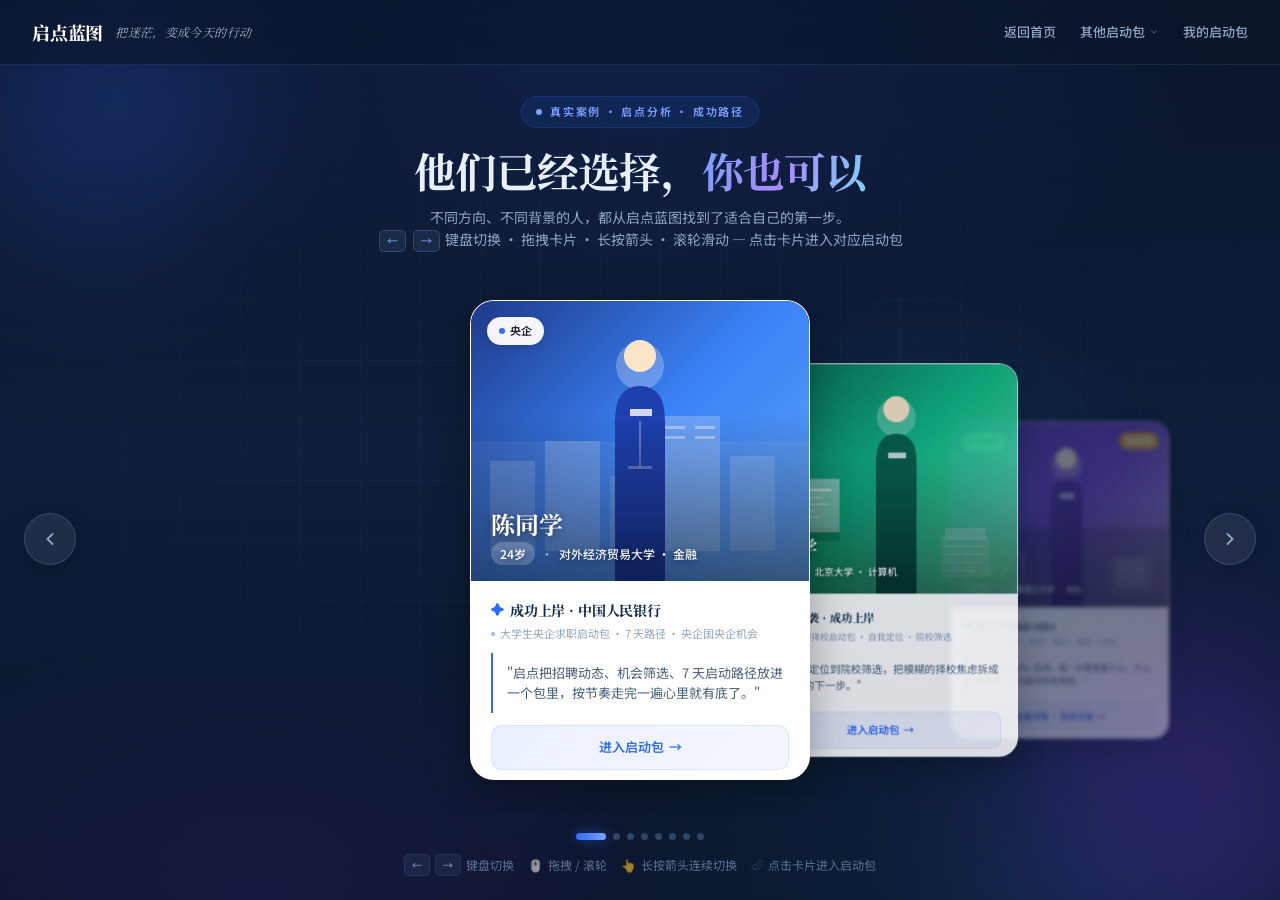
<file: anli.html>
<!DOCTYPE html>
<html lang="zh-CN" data-theme="light">
<head>
<meta charset="UTF-8">
<meta name="viewport" content="width=device-width,initial-scale=1.0">
<title>真实案例 · 启点蓝图</title>
<meta name="description" content="不同方向、不同背景的人，都从启点蓝图找到了适合自己的第一步。">
<link rel="preconnect" href="https://fonts.googleapis.com">
<link rel="preconnect" href="https://fonts.gstatic.com" crossorigin>
<link href="https://fonts.googleapis.com/css2?family=Noto+Serif+SC:wght@400;700;900&family=Noto+Sans+SC:wght@300;400;500;600;700;900&display=swap" rel="stylesheet">
<style>
:root{
  --brand-dark:#0B2A4A;--brand:#2F6BFF;--brand-mid:#4A82FF;--brand-light:#7BA1FF;
  --brand-soft:#EBF0FF;--brand-fade:#F3F7FF;--brand-mist:#F8FAFF;
  --bg:#0a1428;--bg-soft:#0f1e3a;--bg-card:#ffffff;
  --text:#e8f0ff;--text-secondary:#8ea5c4;--text-tertiary:#5a7090;
  --border:rgba(126,179,232,0.12);--border-strong:rgba(126,179,232,0.22);
  --shadow-md:0 8px 30px rgba(0,0,0,0.3);--shadow-lg:0 20px 60px rgba(0,0,0,0.4);
  --serif:"Noto Serif SC","Source Han Serif SC",serif;
  --sans:"Noto Sans SC",-apple-system,BlinkMacSystemFont,"Segoe UI","PingFang SC","Microsoft YaHei",sans-serif;
}
*{margin:0;padding:0;box-sizing:border-box}
html,body{height:100%;overflow:hidden}
body{font-family:var(--sans);background:var(--bg);color:var(--text);line-height:1.6;-webkit-font-smoothing:antialiased}
a{color:inherit;text-decoration:none}
button{font-family:inherit;cursor:pointer;border:none;background:none;color:inherit}

/* ═══ 背景：深空渐变 + 光晕 + 网格 ═══ */
.bg-layer{position:fixed;inset:0;z-index:0;pointer-events:none;overflow:hidden}
.bg-grad{position:absolute;inset:0;background:
  radial-gradient(ellipse 80% 60% at 50% 0%,rgba(47,107,255,0.15) 0%,transparent 60%),
  radial-gradient(ellipse 60% 50% at 20% 100%,rgba(124,58,237,0.12) 0%,transparent 60%),
  radial-gradient(ellipse 60% 50% at 80% 100%,rgba(14,165,233,0.10) 0%,transparent 60%),
  linear-gradient(180deg,#0a1428 0%,#0f1e3a 50%,#0a1428 100%)}
.bg-grid{position:absolute;inset:0;background-image:
  linear-gradient(rgba(126,179,232,0.04) 1px,transparent 1px),
  linear-gradient(90deg,rgba(126,179,232,0.04) 1px,transparent 1px);
  background-size:60px 60px;mask-image:radial-gradient(ellipse 70% 60% at 50% 50%,#000 30%,transparent 80%);-webkit-mask-image:radial-gradient(ellipse 70% 60% at 50% 50%,#000 30%,transparent 80%)}
.bg-orb{position:absolute;border-radius:50%;filter:blur(80px);opacity:.4;animation:float 12s ease-in-out infinite}
.bg-orb.o1{width:400px;height:400px;background:radial-gradient(circle,#2F6BFF,transparent 70%);top:-100px;left:-100px;animation-delay:0s}
.bg-orb.o2{width:500px;height:500px;background:radial-gradient(circle,#7c3aed,transparent 70%);bottom:-150px;right:-150px;animation-delay:-4s}
.bg-orb.o3{width:300px;height:300px;background:radial-gradient(circle,#0ea5e9,transparent 70%);top:40%;left:60%;animation-delay:-8s}
@keyframes float{0%,100%{transform:translate(0,0) scale(1)}33%{transform:translate(30px,-30px) scale(1.05)}66%{transform:translate(-20px,20px) scale(0.95)}}

/* ═══ 导航 ═══ */
.nav{position:fixed;top:0;left:0;right:0;z-index:100;background:rgba(10,20,40,0.6);backdrop-filter:blur(20px);-webkit-backdrop-filter:blur(20px);border-bottom:1px solid var(--border)}
.nav-inner{max-width:1400px;margin:0 auto;padding:0 32px;display:flex;align-items:center;justify-content:space-between;height:64px;gap:20px}
.nav-brand{display:flex;align-items:center;gap:10px;font-weight:600;font-size:15px;color:var(--text);flex-shrink:0}
.nav-brand img{width:30px;height:30px;border-radius:7px}
.nav-brand span{font-family:var(--serif)}
.nav-group{display:flex;align-items:center;gap:24px}
.nav-item{font-size:13px;font-weight:500;color:var(--text-secondary);transition:color .2s ease;cursor:pointer;white-space:nowrap}
.nav-item:hover,.nav-item.current{color:var(--brand-light)}
.nav-dropdown{position:relative;display:inline-flex}
.nav-dropdown-btn{display:inline-flex;align-items:center;gap:4px;font-size:13px;font-weight:500;color:var(--text-secondary);cursor:pointer;transition:color .2s ease;border:none;background:none;font-family:inherit;padding:0}
.nav-dropdown-btn:hover{color:var(--brand-light)}
.nav-dropdown-btn svg{opacity:.5;transition:transform .2s ease}
.nav-dropdown.open .nav-dropdown-btn svg{transform:rotate(180deg)}
.nav-dropdown-menu{position:absolute;top:calc(100% + 10px);right:0;min-width:280px;background:rgba(15,30,58,0.95);backdrop-filter:blur(20px);border:1px solid var(--border-strong);border-radius:14px;padding:6px;box-shadow:var(--shadow-lg);opacity:0;pointer-events:none;transform:translateY(-6px) scale(.97);transition:all .2s cubic-bezier(.16,1,.3,1);z-index:1000}
.nav-dropdown.open .nav-dropdown-menu{opacity:1;pointer-events:auto;transform:translateY(0) scale(1)}
.nav-dropdown-item{display:flex;align-items:flex-start;gap:10px;padding:10px 12px;border-radius:10px;cursor:pointer;transition:all .15s ease;color:var(--text)}
.nav-dropdown-item:hover{background:rgba(126,179,232,0.08)}
.nav-dropdown-icon{width:32px;height:32px;border-radius:8px;display:flex;align-items:center;justify-content:center;font-size:16px;flex-shrink:0;color:#fff}
.nav-dropdown-name{font-size:12px;font-weight:600;color:var(--text);display:flex;align-items:center;gap:6px}
.nav-dropdown-tag{font-size:9px;padding:1px 6px;border-radius:100px;font-weight:600}
.nav-dropdown-tag.sale{background:rgba(47,107,255,.18);color:var(--brand-light)}
.nav-dropdown-tag.wip{background:rgba(245,158,11,.18);color:#fbbf24}
.nav-dropdown-desc{font-size:10px;color:var(--text-tertiary);margin-top:1px;line-height:1.4}

/* ═══ 主容器：整屏 ═══ */
.main{position:relative;z-index:1;height:100vh;display:flex;flex-direction:column;padding-top:64px}

/* ═══ 标题区 ═══ */
.header{text-align:center;padding:32px 28px 12px;flex-shrink:0}
.header .eyebrow{display:inline-flex;align-items:center;gap:8px;font-size:11px;font-weight:600;letter-spacing:0.16em;color:var(--brand-light);background:rgba(47,107,255,0.1);border:1px solid rgba(47,107,255,0.2);padding:6px 14px;border-radius:100px;margin-bottom:18px}
.header .eyebrow .pulse{width:6px;height:6px;border-radius:50%;background:var(--brand-light);box-shadow:0 0 0 0 rgba(126,179,232,0.6);animation:pulse 2s infinite}
@keyframes pulse{0%{box-shadow:0 0 0 0 rgba(126,179,232,0.6)}70%{box-shadow:0 0 0 8px rgba(126,179,232,0)}100%{box-shadow:0 0 0 0 rgba(126,179,232,0)}}
.header h1{font-family:var(--serif);font-size:clamp(1.8rem,3.5vw,2.6rem);font-weight:700;letter-spacing:-0.02em;line-height:1.2;margin-bottom:10px}
.header h1 em{font-style:normal;background:linear-gradient(120deg,var(--brand-light) 0%,#a78bfa 50%,#7dd3fc 100%);-webkit-background-clip:text;background-clip:text;color:transparent}
.header .sub{font-size:14px;color:var(--text-secondary);line-height:1.6;max-width:680px;margin:0 auto}
.header .sub kbd{display:inline-block;padding:1px 7px;border-radius:5px;background:rgba(126,179,232,0.1);border:1px solid var(--border-strong);font-size:11px;font-family:var(--sans);color:var(--brand-light);margin:0 2px}

/* ═══ 舞台：卡片堆叠区 ═══ */
.stage{flex:1;position:relative;display:flex;align-items:center;justify-content:center;overflow:hidden;cursor:grab;user-select:none;-webkit-user-select:none;touch-action:pan-y}
.stage.dragging{cursor:grabbing}
.stage.dragging .card{transition:transform .2s cubic-bezier(.16,1,.3,1),opacity .2s ease,filter .2s ease !important}

.track{position:relative;width:100%;height:100%;display:flex;align-items:center;justify-content:center}

/* 左右箭头 */
.nav-arrow{position:absolute;top:50%;transform:translateY(-50%);z-index:30;width:52px;height:52px;border-radius:50%;background:rgba(255,255,255,0.08);backdrop-filter:blur(12px);border:1px solid var(--border-strong);display:flex;align-items:center;justify-content:center;color:var(--text-secondary);box-shadow:0 4px 20px rgba(0,0,0,0.2);transition:all .25s ease;flex-shrink:0}
.nav-arrow:hover{background:var(--brand);color:#fff;border-color:var(--brand);transform:translateY(-50%) scale(1.08);box-shadow:0 8px 28px rgba(47,107,255,0.4)}
.nav-arrow:active{transform:translateY(-50%) scale(0.94)}
.nav-arrow svg{width:20px;height:20px}
.nav-arrow.prev{left:24px}
.nav-arrow.next{right:24px}
.nav-arrow.hint::after{content:'';position:absolute;inset:-4px;border-radius:50%;border:2px solid var(--brand-light);opacity:0;animation:hintRing 2s ease-out infinite}
@keyframes hintRing{0%{opacity:.6;transform:scale(1)}100%{opacity:0;transform:scale(1.4)}}

/* 卡片 */
.card{position:absolute;left:50%;top:0;transform:translateX(-50%);width:340px;height:480px;border-radius:24px;overflow:hidden;background:var(--bg-card);box-shadow:0 12px 40px rgba(0,0,0,0.3);cursor:pointer;transition:transform .6s cubic-bezier(.16,1,.3,1),opacity .6s cubic-bezier(.16,1,.3,1),filter .6s cubic-bezier(.16,1,.3,1),box-shadow .35s ease;will-change:transform,opacity;display:flex;flex-direction:column;border:1px solid rgba(255,255,255,0.08);transform-origin:center center}
.card.clickable:hover{box-shadow:0 24px 60px rgba(0,0,0,0.45),0 0 0 1px rgba(126,179,232,0.3)}
.card .portrait{position:relative;width:100%;height:280px;overflow:hidden;flex-shrink:0}
.card .portrait::before{content:'';position:absolute;inset:0;background:linear-gradient(180deg,transparent 40%,rgba(0,0,0,0.5) 100%);z-index:2}
.card .portrait-svg{position:absolute;inset:0;width:100%;height:100%}
.card .portrait-svg svg{width:100%;height:100%;display:block}
.card .name-tag{position:absolute;left:20px;right:20px;bottom:16px;z-index:3;color:#fff;text-shadow:0 2px 8px rgba(0,0,0,0.5)}
.card .name-tag .nm{font-family:var(--serif);font-size:24px;font-weight:700;line-height:1.1;letter-spacing:-0.01em}
.card .name-tag .meta{font-size:12px;font-weight:500;opacity:.95;margin-top:4px;display:flex;align-items:center;gap:6px;flex-wrap:wrap}
.card .name-tag .meta .age{background:rgba(255,255,255,0.22);padding:2px 9px;border-radius:100px;backdrop-filter:blur(8px);font-weight:600}
.card .name-tag .meta .dot{opacity:.5}
.card .tag{position:absolute;top:16px;left:16px;z-index:4;background:rgba(255,255,255,0.95);color:#1a1a2e;font-size:11px;font-weight:600;padding:5px 12px;border-radius:100px;display:flex;align-items:center;gap:5px;box-shadow:0 2px 10px rgba(0,0,0,0.15)}
.card .tag .tg{width:6px;height:6px;border-radius:50%}
.card .soon-badge{position:absolute;top:16px;right:16px;z-index:4;background:linear-gradient(135deg,#f59e0b,#fbbf24);color:#fff;font-size:10px;font-weight:700;padding:4px 10px;border-radius:100px;box-shadow:0 2px 10px rgba(245,158,11,0.4)}
.card .body{flex:1;padding:18px 20px 18px;display:flex;flex-direction:column;justify-content:space-between;background:#fff}
.card .achievement{font-family:var(--serif);font-size:14px;font-weight:700;color:#0B2A4A;margin-bottom:4px;letter-spacing:-0.01em;display:flex;align-items:center;gap:6px}
.card .achievement::before{content:'✦';color:var(--brand);font-size:13px}
.card .pack-name{font-size:11px;color:#8FA6BD;margin-bottom:10px;display:flex;align-items:center;gap:5px}
.card .pack-name::before{content:'';width:4px;height:4px;border-radius:50%;background:var(--brand);opacity:.5}
.card .quote{font-size:13px;line-height:1.55;color:#45607A;position:relative;padding:10px 0 10px 14px;border-left:2px solid var(--brand);margin-bottom:12px;flex:1;display:-webkit-box;-webkit-line-clamp:3;-webkit-box-orient:vertical;overflow:hidden}
.card .cta{display:inline-flex;align-items:center;justify-content:center;gap:5px;width:100%;padding:11px 0;border-radius:11px;background:linear-gradient(135deg,#EBF0FF,#F3F7FF);color:var(--brand);font-size:13px;font-weight:600;transition:all .25s ease;border:1px solid rgba(47,107,255,0.1)}
.card:hover .cta{background:linear-gradient(135deg,var(--brand),var(--brand-mid));color:#fff;border-color:transparent;box-shadow:0 6px 20px rgba(47,107,255,0.3)}
.card .cta .arr{transition:transform .2s ease}
.card:hover .cta .arr{transform:translateX(3px)}

/* 卡片主题色 */
.card.theme-blue .portrait{background:linear-gradient(135deg,#1e3a8a 0%,#3b82f6 50%,#60a5fa 100%)}
.card.theme-emerald .portrait{background:linear-gradient(135deg,#065f46 0%,#10b981 50%,#6ee7b7 100%)}
.card.theme-purple .portrait{background:linear-gradient(135deg,#5b21b6 0%,#7c3aed 50%,#c4b5fd 100%)}
.card.theme-rose .portrait{background:linear-gradient(135deg,#9f1239 0%,#e11d48 50%,#fda4af 100%)}
.card.theme-amber .portrait{background:linear-gradient(135deg,#92400e 0%,#f59e0b 50%,#fcd34d 100%)}
.card.theme-indigo .portrait{background:linear-gradient(135deg,#312e81 0%,#4f46e5 50%,#a5b4fc 100%)}
.card.theme-teal .portrait{background:linear-gradient(135deg,#115e59 0%,#14b8a6 50%,#5eead4 100%)}
.card.theme-slate .portrait{background:linear-gradient(135deg,#1e293b 0%,#475569 50%,#cbd5e1 100%)}

/* ═══ 底部控制区 ═══ */
.controls{flex-shrink:0;padding:18px 28px 24px;display:flex;flex-direction:column;align-items:center;gap:14px}
.dots{display:flex;align-items:center;justify-content:center;gap:7px}
.dots .dot{width:7px;height:7px;border-radius:50%;background:rgba(126,179,232,0.3);cursor:pointer;transition:all .35s cubic-bezier(.16,1,.3,1)}
.dots .dot:hover{background:rgba(126,179,232,0.6)}
.dots .dot.active{width:30px;border-radius:100px;background:linear-gradient(90deg,var(--brand),var(--brand-light));box-shadow:0 0 12px rgba(47,107,255,0.5)}
.hint-bar{font-size:12px;color:var(--text-tertiary);display:flex;align-items:center;gap:14px;flex-wrap:wrap;justify-content:center}
.hint-bar .h-item{display:flex;align-items:center;gap:5px}
.hint-bar .h-item kbd{display:inline-block;padding:2px 7px;border-radius:5px;background:rgba(126,179,232,0.08);border:1px solid var(--border);font-size:10px;font-family:var(--sans);color:var(--text-secondary)}
.hint-bar .h-item .ico{opacity:.6}

/* ═══ Toast ═══ */
.toast{position:fixed;bottom:30px;left:50%;transform:translateX(-50%) translateY(20px);background:rgba(15,30,58,0.95);backdrop-filter:blur(12px);color:#fff;padding:12px 24px;border-radius:100px;font-size:13px;font-weight:500;border:1px solid var(--border-strong);box-shadow:var(--shadow-lg);opacity:0;pointer-events:none;transition:all .3s cubic-bezier(.16,1,.3,1);z-index:200}
.toast.show{opacity:1;transform:translateX(-50%) translateY(0)}

/* ═══ 响应式 ═══ */
@media (max-width:900px){
  .nav-arrow{width:44px;height:44px}
  .nav-arrow.prev{left:12px}
  .nav-arrow.next{right:12px}
  .card{width:300px;height:440px}
  .card .portrait{height:240px}
  .card .name-tag .nm{font-size:20px}
  .header{padding:20px 20px 8px}
}
@media (max-width:640px){
  .nav-inner{padding:0 16px;height:56px}
  .nav-brand span{display:none}
  .nav-group{gap:14px}
  .main{padding-top:56px}
  .card{width:260px;height:420px}
  .card .portrait{height:210px}
  .card .body{padding:14px 16px}
  .card .name-tag .nm{font-size:18px}
  .card .name-tag .meta{font-size:11px}
  .header h1{font-size:1.5rem}
  .header .sub{font-size:12px}
  .nav-arrow{width:38px;height:38px}
  .nav-arrow.prev{left:8px}
  .nav-arrow.next{right:8px}
  .hint-bar{font-size:11px;gap:10px}
  .hint-bar .h-item span:not(.ico):not(kbd){display:none}
}
</style>
<script src="https://beacon.cdn.qq.com/sdk/4.5.9/beacon_web.min.js"></script>
<script>
(function(){
  try{
    var beacon=new BeaconAction({
      appkey:'0WEB06U85YBSLJNL',
      versionCode:'1.0.0',
      channelID:'share',
      delay:1000,
      sessionDuration:30*60*1000,
      isOversea:false,
      needReportRqdEvent:false
    });
    beacon.onDirectUserAction('preview_page_view',{
      'url':location.href,
      'referrer':document.referrer,
      'title':document.title,
      'sandbox_id':'bb320abbd7e444729e0451e3ef00ce0b'
    });
  }catch(e){}
})();
</script></head>
<body>

<!-- 背景层 -->
<div class="bg-layer">
  <div class="bg-grad"></div>
  <div class="bg-grid"></div>
  <div class="bg-orb o1"></div>
  <div class="bg-orb o2"></div>
  <div class="bg-orb o3"></div>
</div>

<!-- 导航 -->
<nav class="nav">
  <div class="nav-inner">
    <a href="index.html" class="nav-brand" style="text-decoration:none">
      <span style="font-weight:800;color:#fff;font-family:var(--serif);font-size:18px;letter-spacing:-.01em">启点蓝图</span>
      <span style="font-size:12px;font-weight:400;font-family:'KaiTi','STKaiti','Noto Serif SC',serif;font-style:italic;letter-spacing:.03em;opacity:.7;margin-left:2px">把迷茫，变成今天的行动</span>
    </a>
    <div class="nav-group">
      <a href="index.html" class="nav-item">返回首页</a>
      <div class="nav-dropdown" id="otherPkg">
        <button class="nav-dropdown-btn" onclick="toggleDropdown(event)">其他启动包 <svg width="10" height="10" viewBox="0 0 24 24" fill="none" stroke="currentColor" stroke-width="2.5" stroke-linecap="round" stroke-linejoin="round"><polyline points="6 9 12 15 18 9"/></svg></button>
        <div class="nav-dropdown-menu" id="otherPkgMenu">
          <a href="zhaopin.html" class="nav-dropdown-item">
            <div class="nav-dropdown-icon" style="background:linear-gradient(135deg,#E87524,#f59e0b)">🏢</div>
            <div><div class="nav-dropdown-name">央企求职启动包 <span class="nav-dropdown-tag sale">可售</span></div><div class="nav-dropdown-desc">7 天完成首批投递</div></div>
          </a>
          <a href="kaoyan.html" class="nav-dropdown-item">
            <div class="nav-dropdown-icon" style="background:linear-gradient(135deg,#1F5A45,#34d399)">🎓</div>
            <div><div class="nav-dropdown-name">考研择校启动包 <span class="nav-dropdown-tag wip">内测中</span></div><div class="nav-dropdown-desc">五阶段择校决策路径</div></div>
          </a>
          <a href="chuangye.html" class="nav-dropdown-item">
            <div class="nav-dropdown-icon" style="background:linear-gradient(135deg,#5b21b6,#a78bfa)">🚀</div>
            <div><div class="nav-dropdown-name">创业者启动包 <span class="nav-dropdown-tag soon">规划中</span></div><div class="nav-dropdown-desc">为互联网创业者打造</div></div>
          </a>
        </div>
      </div>
      <a href="index.html?ws=1" class="nav-item">我的启动包</a>
    </div>
  </div>
</nav>

<!-- 主容器 -->
<div class="main">
  <!-- 标题区 -->
  <div class="header">
    <span class="eyebrow"><span class="pulse"></span>真实案例 · 启点分析 · 成功路径</span>
    <h1>他们已经选择，<em>你也可以</em></h1>
    <p class="sub">不同方向、不同背景的人，都从启点蓝图找到了适合自己的第一步。<br>
      <kbd>←</kbd> <kbd>→</kbd> 键盘切换 · 拖拽卡片 · 长按箭头 · 滚轮滑动 — 点击卡片进入对应启动包</p>
  </div>

  <!-- 卡片堆叠舞台 -->
  <div class="stage" id="stage">
    <button class="nav-arrow prev hint" id="prevBtn" aria-label="上一个">
      <svg viewBox="0 0 24 24" fill="none" stroke="currentColor" stroke-width="2.2" stroke-linecap="round" stroke-linejoin="round"><polyline points="15 18 9 12 15 6"/></svg>
    </button>
    <button class="nav-arrow next" id="nextBtn" aria-label="下一个">
      <svg viewBox="0 0 24 24" fill="none" stroke="currentColor" stroke-width="2.2" stroke-linecap="round" stroke-linejoin="round"><polyline points="9 18 15 12 9 6"/></svg>
    </button>
    <div class="track" id="track"></div>
  </div>

  <!-- 底部控制区 -->
  <div class="controls">
    <div class="dots" id="dots"></div>
    <div class="hint-bar">
      <span class="h-item"><kbd>←</kbd><kbd>→</kbd><span>键盘切换</span></span>
      <span class="h-item"><span class="ico">🖱️</span><span>拖拽 / 滚轮</span></span>
      <span class="h-item"><span class="ico">👆</span><span>长按箭头连续切换</span></span>
      <span class="h-item"><span class="ico">⏎</span><span>点击卡片进入启动包</span></span>
    </div>
  </div>
</div>

<!-- Toast -->
<div class="toast" id="toast"></div>

<script>
// ═══════════════════════════════════════════════
// 数据：8 个启动包及虚拟人物（演示用）
// ═══════════════════════════════════════════════
const PACKS=[
  {name:'央企求职',tag:'央企',tagColor:'#2F6BFF',theme:'theme-blue',
    person:{name:'陈同学',age:24,school:'对外经济贸易大学 · 金融'},
    achievement:'成功上岸 · 中国人民银行',
    quote:'启点把招聘动态、机会筛选、7 天启动路径放进一个包里，按节奏走完一遍心里就有底了。',
    pack:'大学生央企求职启动包',sub:'7 天路径 · 央企国央企机会',href:'zhaopin.html',
    portraitBg:'#1e3a8a',scene:'finance'},
  {name:'考研择校',tag:'考研',tagColor:'#10b981',theme:'theme-emerald',
    person:{name:'林同学',age:23,school:'北京大学 · 计算机'},
    achievement:'二战逆袭 · 成功上岸',
    quote:'从自我定位到院校筛选，把模糊的择校焦虑拆成可执行的下一步。',
    pack:'大学生考研择校启动包',sub:'自我定位 · 院校筛选',href:'kaoyan.html',
    portraitBg:'#065f46',scene:'study'},
  {name:'大厂求职',tag:'互联网',tagColor:'#7c3aed',theme:'theme-purple',
    person:{name:'王同学',age:22,school:'华南理工大学 · 本科'},
    achievement:'拿下字节跳动 Offer',
    quote:'从实习到 offer 投递，每一步要准备什么、什么时候做，启点都列得很清楚。',
    pack:'大厂求职启动包',sub:'简历 · 笔试 · 面试 · Offer',href:'',
    portraitBg:'#5b21b6',scene:'office',soon:true},
  {name:'公务员',tag:'公考',tagColor:'#dc2626',theme:'theme-rose',
    person:{name:'刘同学',age:25,school:'国家税务总局 · 科员'},
    achievement:'国考上岸 · 税务系统',
    quote:'把国考、省考、选调的资料和时间线整理成一条主线，备考不再东拼西凑。',
    pack:'公务员备考启动包',sub:'国考省考 · 选调生',href:'',
    portraitBg:'#9f1239',scene:'gov',soon:true},
  {name:'银行求职',tag:'银行',tagColor:'#f59e0b',theme:'theme-amber',
    person:{name:'赵同学',age:21,school:'清华大学 · 电子工程'},
    achievement:'入职国有六大行',
    quote:'从网申到笔试面试，国有行、股份行全流程覆盖，按节奏推进即可。',
    pack:'银行求职启动包',sub:'六大行 · 股份行',href:'',
    portraitBg:'#92400e',scene:'finance',soon:true},
  {name:'保研',tag:'保研',tagColor:'#0891b2',theme:'theme-indigo',
    person:{name:'孙同学',age:22,school:'中山大学 · 市场营销'},
    achievement:'保研至 985 院校',
    quote:'保研关键节点全拆解，绩点、科研、面试，从大一到大三都能对应上。',
    pack:'保研启动包',sub:'绩点 · 科研 · 面试',href:'',
    portraitBg:'#312e81',scene:'study',soon:true},
  {name:'留学申请',tag:'留学',tagColor:'#0d9488',theme:'theme-teal',
    person:{name:'周同学',age:23,school:'海外硕士 · 在读'},
    achievement:'获世界 TOP 50 院校 Offer',
    quote:'从背景提升到网申投递，目标院校申请全流程路径，按国家分线整理。',
    pack:'留学申请启动包',sub:'英美港新 · 背景提升',href:'',
    portraitBg:'#115e59',scene:'global',soon:true},
  {name:'创业入门',tag:'创业',tagColor:'#475569',theme:'theme-slate',
    person:{name:'徐同学',age:24,school:'复旦大学 · 经济学'},
    achievement:'大学创业 · 月入稳定',
    quote:'把从 0 到 1 的创业路径拆成可执行阶段，第一次做也能按步骤推进。',
    pack:'创业入门启动包',sub:'项目 · 团队 · 融资',href:'',
    portraitBg:'#1e293b',scene:'startup',soon:true}
];

// ═══════════════════════════════════════════════
// 人物场景 SVG（6 种场景）
// ═══════════════════════════════════════════════
const SCENES={
  finance:()=>`
    <svg viewBox="0 0 340 280" preserveAspectRatio="xMidYMax slice" xmlns="http://www.w3.org/2000/svg">
      <rect x="0" y="140" width="340" height="140" fill="rgba(255,255,255,.06)"/>
      <rect x="20" y="160" width="45" height="90" fill="rgba(255,255,255,.16)"/>
      <rect x="75" y="140" width="55" height="110" fill="rgba(255,255,255,.20)"/>
      <rect x="140" y="175" width="40" height="75" fill="rgba(255,255,255,.14)"/>
      <rect x="190" y="115" width="60" height="135" fill="rgba(255,255,255,.23)"/>
      <rect x="260" y="155" width="45" height="95" fill="rgba(255,255,255,.16)"/>
      <rect x="195" y="125" width="20" height="3" fill="rgba(255,255,255,.4)"/>
      <rect x="225" y="125" width="20" height="3" fill="rgba(255,255,255,.4)"/>
      <rect x="195" y="135" width="20" height="3" fill="rgba(255,255,255,.4)"/>
      <rect x="225" y="135" width="20" height="3" fill="rgba(255,255,255,.4)"/>
      <circle cx="170" cy="65" r="24" fill="rgba(255,255,255,.25)"/>
      <circle cx="170" cy="55" r="16" fill="#fde6c8"/>
      <path d="M 145 120 Q 145 85 170 85 Q 195 85 195 120 L 195 280 L 145 280 Z" fill="#1e40af"/>
      <rect x="160" y="108" width="22" height="7" fill="#fff" opacity=".8"/>
      <path d="M 170 120 L 170 165" stroke="rgba(255,255,255,.3)" stroke-width="2"/>
      <rect x="158" y="165" width="24" height="3" fill="rgba(255,255,255,.3)"/>
    </svg>`,
  study:()=>`
    <svg viewBox="0 0 340 280" preserveAspectRatio="xMidYMax slice" xmlns="http://www.w3.org/2000/svg">
      <rect x="30" y="200" width="90" height="16" fill="rgba(0,0,0,.18)"/>
      <rect x="40" y="140" width="80" height="65" fill="rgba(255,255,255,.5)"/>
      <rect x="50" y="152" width="60" height="3" fill="rgba(255,255,255,.7)"/>
      <rect x="50" y="162" width="50" height="2" fill="rgba(255,255,255,.5)"/>
      <rect x="50" y="170" width="55" height="2" fill="rgba(255,255,255,.5)"/>
      <rect x="50" y="178" width="40" height="2" fill="rgba(255,255,255,.5)"/>
      <rect x="50" y="186" width="45" height="2" fill="rgba(255,255,255,.5)"/>
      <circle cx="190" cy="65" r="24" fill="rgba(255,255,255,.25)"/>
      <circle cx="190" cy="55" r="16" fill="#fde6c8"/>
      <path d="M 165 120 Q 165 85 190 85 Q 215 85 215 120 L 215 280 L 165 280 Z" fill="#065f46"/>
      <rect x="180" y="108" width="22" height="7" fill="#fff" opacity=".8"/>
      <rect x="245" y="210" width="60" height="50" fill="rgba(255,255,255,.15)"/>
      <rect x="250" y="200" width="50" height="14" fill="rgba(255,255,255,.25)"/>
      <line x1="250" y1="222" x2="300" y2="222" stroke="rgba(255,255,255,.4)" stroke-width="1"/>
      <line x1="250" y1="232" x2="300" y2="232" stroke="rgba(255,255,255,.4)" stroke-width="1"/>
      <line x1="250" y1="242" x2="295" y2="242" stroke="rgba(255,255,255,.4)" stroke-width="1"/>
      <line x1="250" y1="252" x2="290" y2="252" stroke="rgba(255,255,255,.4)" stroke-width="1"/>
    </svg>`,
  office:()=>`
    <svg viewBox="0 0 340 280" preserveAspectRatio="xMidYMax slice" xmlns="http://www.w3.org/2000/svg">
      <rect x="0" y="160" width="340" height="120" fill="rgba(0,0,0,.18)"/>
      <rect x="20" y="195" width="95" height="60" fill="rgba(255,255,255,.18)"/>
      <rect x="30" y="205" width="75" height="40" fill="#1a1a2e"/>
      <rect x="36" y="212" width="63" height="3" fill="#7c3aed"/>
      <rect x="36" y="220" width="50" height="2" fill="rgba(255,255,255,.5)"/>
      <rect x="36" y="227" width="55" height="2" fill="rgba(255,255,255,.4)"/>
      <rect x="36" y="234" width="45" height="2" fill="rgba(255,255,255,.4)"/>
      <circle cx="180" cy="65" r="24" fill="rgba(255,255,255,.25)"/>
      <circle cx="180" cy="55" r="16" fill="#fde6c8"/>
      <path d="M 155 120 Q 155 85 180 85 Q 205 85 205 120 L 205 280 L 155 280 Z" fill="#5b21b6"/>
      <rect x="170" y="108" width="22" height="7" fill="#fff" opacity=".8"/>
      <rect x="250" y="210" width="65" height="50" fill="rgba(255,255,255,.15)"/>
      <rect x="255" y="205" width="55" height="8" fill="rgba(255,255,255,.3)"/>
      <rect x="260" y="215" width="45" height="35" fill="#fff" opacity=".25"/>
    </svg>`,
  gov:()=>`
    <svg viewBox="0 0 340 280" preserveAspectRatio="xMidYMax slice" xmlns="http://www.w3.org/2000/svg">
      <rect x="20" y="150" width="300" height="22" fill="rgba(255,255,255,.4)"/>
      <rect x="30" y="90" width="22" height="65" fill="rgba(255,255,255,.5)"/>
      <rect x="62" y="90" width="22" height="65" fill="rgba(255,255,255,.5)"/>
      <rect x="94" y="90" width="22" height="65" fill="rgba(255,255,255,.5)"/>
      <rect x="126" y="90" width="22" height="65" fill="rgba(255,255,255,.5)"/>
      <rect x="158" y="90" width="22" height="65" fill="rgba(255,255,255,.5)"/>
      <rect x="190" y="90" width="22" height="65" fill="rgba(255,255,255,.5)"/>
      <rect x="222" y="90" width="22" height="65" fill="rgba(255,255,255,.5)"/>
      <rect x="254" y="90" width="22" height="65" fill="rgba(255,255,255,.5)"/>
      <rect x="286" y="90" width="22" height="65" fill="rgba(255,255,255,.5)"/>
      <polygon points="150,60 190,60 205,85 135,85" fill="rgba(255,255,255,.5)"/>
      <circle cx="170" cy="72" r="7" fill="#dc2626"/>
      <rect x="166" y="78" width="8" height="12" fill="#fff" opacity=".6"/>
      <circle cx="180" cy="135" r="24" fill="rgba(255,255,255,.25)"/>
      <circle cx="180" cy="125" r="16" fill="#fde6c8"/>
      <path d="M 155 190 Q 155 155 180 155 Q 205 155 205 190 L 205 280 L 155 280 Z" fill="#9f1239"/>
      <rect x="170" y="178" width="22" height="7" fill="#fff" opacity=".8"/>
    </svg>`,
  global:()=>`
    <svg viewBox="0 0 340 280" preserveAspectRatio="xMidYMax slice" xmlns="http://www.w3.org/2000/svg">
      <circle cx="170" cy="160" r="115" fill="rgba(255,255,255,.12)" stroke="rgba(255,255,255,.3)" stroke-width="1"/>
      <ellipse cx="170" cy="160" rx="115" ry="45" fill="none" stroke="rgba(255,255,255,.3)" stroke-width="1"/>
      <ellipse cx="170" cy="160" rx="45" ry="115" fill="none" stroke="rgba(255,255,255,.3)" stroke-width="1"/>
      <line x1="55" y1="160" x2="285" y2="160" stroke="rgba(255,255,255,.4)" stroke-width="1"/>
      <line x1="170" y1="45" x2="170" y2="275" stroke="rgba(255,255,255,.4)" stroke-width="1"/>
      <circle cx="245" cy="120" r="4" fill="#fff"/>
      <circle cx="95" cy="100" r="4" fill="#fff"/>
      <circle cx="225" cy="210" r="4" fill="#fff"/>
      <circle cx="120" cy="195" r="3" fill="#fff"/>
      <circle cx="170" cy="65" r="24" fill="rgba(255,255,255,.25)"/>
      <circle cx="170" cy="55" r="16" fill="#fde6c8"/>
      <path d="M 145 120 Q 145 85 170 85 Q 195 85 195 120 L 195 280 L 145 280 Z" fill="#115e59"/>
      <rect x="160" y="108" width="22" height="7" fill="#fff" opacity=".8"/>
    </svg>`,
  startup:()=>`
    <svg viewBox="0 0 340 280" preserveAspectRatio="xMidYMax slice" xmlns="http://www.w3.org/2000/svg">
      <rect x="20" y="205" width="90" height="50" fill="rgba(255,255,255,.18)"/>
      <rect x="30" y="215" width="70" height="35" fill="#0f172a"/>
      <rect x="36" y="222" width="58" height="3" fill="#f59e0b"/>
      <rect x="36" y="230" width="48" height="2" fill="rgba(255,255,255,.5)"/>
      <rect x="36" y="237" width="52" height="2" fill="rgba(255,255,255,.4)"/>
      <rect x="230" y="185" width="90" height="70" fill="rgba(255,255,255,.15)"/>
      <path d="M 235 185 L 275 150 L 315 185 Z" fill="rgba(255,255,255,.3)"/>
      <rect x="240" y="195" width="70" height="50" fill="rgba(255,255,255,.2)"/>
      <rect x="248" y="205" width="20" height="20" fill="rgba(255,255,255,.4)"/>
      <rect x="275" y="205" width="28" height="3" fill="rgba(255,255,255,.5)"/>
      <rect x="275" y="213" width="22" height="2" fill="rgba(255,255,255,.4)"/>
      <rect x="275" y="219" width="25" height="2" fill="rgba(255,255,255,.4)"/>
      <circle cx="170" cy="65" r="24" fill="rgba(255,255,255,.25)"/>
      <circle cx="170" cy="55" r="16" fill="#fde6c8"/>
      <path d="M 145 120 Q 145 85 170 85 Q 195 85 195 120 L 195 280 L 145 280 Z" fill="#1e293b"/>
      <rect x="160" y="108" width="22" height="7" fill="#f59e0b" opacity=".9"/>
    </svg>`
};

// ═══════════════════════════════════════════════
// 状态
// ═══════════════════════════════════════════════
let state={index:0,total:PACKS.length,isAnimating:false,
  dragStartX:0,dragLastX:0,isDragging:false,dragMoved:0,
  longPressTimer:null,wheelTimer:null};

// ═══════════════════════════════════════════════
// 初始化
// ═══════════════════════════════════════════════
function init(){
  const track=document.getElementById('track');
  const dots=document.getElementById('dots');

  // 圆点
  dots.innerHTML=PACKS.map((_,i)=>`<span class="dot ${i===0?'active':''}" data-i="${i}"></span>`).join('');

  // 卡片
  track.innerHTML=PACKS.map((p,i)=>{
    const svg=(SCENES[p.scene]||SCENES.finance)();
    const soonTag=p.soon?'<div class="soon-badge">即将开放</div>':'';
    const clickable=p.href&&!p.soon;
    return `
    <div class="card ${p.theme} ${clickable?'clickable':''}" data-index="${i}" data-href="${p.href||''}" data-soon="${p.soon?'1':'0'}">
      <div class="portrait" style="background-color:${p.portraitBg}">
        <div class="portrait-svg">${svg}</div>
        <div class="tag"><span class="tg" style="background:${p.tagColor}"></span>${p.tag}</div>
        ${soonTag}
        <div class="name-tag">
          <div class="nm">${p.person.name}</div>
          <div class="meta">
            <span class="age">${p.person.age}岁</span>
            <span class="dot">·</span>
            <span>${p.person.school}</span>
          </div>
        </div>
      </div>
      <div class="body">
        <div>
          <div class="achievement">${p.achievement}</div>
          <div class="pack-name">${p.pack} · ${p.sub}</div>
          <div class="quote">"${p.quote}"</div>
        </div>
        <div class="cta">${p.soon?'查看详情 · 即将开放':'进入启动包'}<span class="arr">→</span></div>
      </div>
    </div>`;
  }).join('');

  // 卡片点击
  track.querySelectorAll('.card').forEach(card=>{
    card.addEventListener('click',(e)=>{
      if(!card.classList.contains('center')){
        e.preventDefault();
        goTo(parseInt(card.dataset.index,10));
        return;
      }
      const href=card.dataset.href;
      const soon=card.dataset.soon==='1';
      if(href&&!soon){
        window.location.href=href;
      }else{
        showToast(soon?'该启动包即将开放，敬请期待':'正在准备中…');
      }
    });
  });

  // 圆点
  dots.querySelectorAll('.dot').forEach(dot=>{
    dot.addEventListener('click',()=>goTo(parseInt(dot.dataset.i,10)));
  });

  // 箭头：长按连续切换
  const prevBtn=document.getElementById('prevBtn');
  const nextBtn=document.getElementById('nextBtn');
  function startHold(dir){
    goTo(state.index+dir,false,true);
    state.longPressTimer=setInterval(()=>goTo(state.index+dir,false,true),320);
  }
  function stopHold(){
    if(state.longPressTimer){clearInterval(state.longPressTimer);state.longPressTimer=null}
  }
  prevBtn.addEventListener('mousedown',()=>startHold(-1));
  nextBtn.addEventListener('mousedown',()=>startHold(1));
  ['mouseup','mouseleave','touchend','touchcancel'].forEach(ev=>{
    prevBtn.addEventListener(ev,stopHold);
    nextBtn.addEventListener(ev,stopHold);
  });
  [prevBtn,nextBtn].forEach(b=>b.addEventListener('dragstart',e=>e.preventDefault()));
  // 移除 hint 动画（首次点击后）
  [prevBtn,nextBtn].forEach(b=>b.addEventListener('mousedown',()=>b.classList.remove('hint'),{once:true}));

  // 拖拽 + 触摸
  const stage=document.getElementById('stage');
  const THRESHOLD=80;
  function onDragStart(x){
    if(state.isAnimating)return;
    state.isDragging=true;
    state.dragStartX=x;state.dragLastX=x;state.dragMoved=0;
    stage.classList.add('dragging');
  }
  function onDragMove(x){
    if(!state.isDragging)return;
    const dx=x-state.dragLastX;
    state.dragMoved+=dx;
    state.dragLastX=x;
    if(Math.abs(state.dragMoved)>=THRESHOLD){
      const steps=Math.trunc(state.dragMoved/THRESHOLD);
      goTo(state.index-steps,false,true);
      state.dragMoved-=steps*THRESHOLD;
    }
  }
  function onDragEnd(){
    if(!state.isDragging)return;
    state.isDragging=false;state.dragMoved=0;
    stage.classList.remove('dragging');
  }
  stage.addEventListener('mousedown',(e)=>{
    if(e.target.closest('.nav-arrow'))return;
    onDragStart(e.clientX);e.preventDefault();
  });
  window.addEventListener('mousemove',(e)=>{if(state.isDragging)onDragMove(e.clientX)});
  window.addEventListener('mouseup',onDragEnd);
  stage.addEventListener('touchstart',(e)=>{
    if(e.target.closest('.nav-arrow'))return;
    onDragStart(e.touches[0].clientX);
  },{passive:true});
  stage.addEventListener('touchmove',(e)=>{if(state.isDragging)onDragMove(e.touches[0].clientX)},{passive:true});
  stage.addEventListener('touchend',onDragEnd);
  stage.addEventListener('touchcancel',onDragEnd);

  // 滚轮
  stage.addEventListener('wheel',(e)=>{
    if(Math.abs(e.deltaX)<10&&Math.abs(e.deltaY)<30)return;
    const delta=Math.abs(e.deltaX)>Math.abs(e.deltaY)?e.deltaX:e.deltaY;
    if(state.wheelTimer)return;
    state.wheelTimer=setTimeout(()=>{state.wheelTimer=null},350);
    if(delta>0)goTo(state.index+1);
    else goTo(state.index-1);
    e.preventDefault();
  },{passive:false});

  // 键盘
  window.addEventListener('keydown',(e)=>{
    if(e.key==='ArrowLeft'){goTo(state.index-1);e.preventDefault()}
    else if(e.key==='ArrowRight'){goTo(state.index+1);e.preventDefault()}
    else if(e.key==='Enter'||e.key===' '){
      const card=document.querySelector('.card.center');
      if(card)card.click();
    }
  });

  // 初始布局
  goTo(0,true);
}

// ═══════════════════════════════════════════════
// 切换到指定索引
// ═══════════════════════════════════════════════
function goTo(target,immediate,fast){
  if(state.isAnimating&&!immediate)return;
  const total=state.total;
  if(target<0)target=total-1;
  if(target>=total)target=0;
  if(target===state.index&&!immediate)return;
  if(!immediate)state.isAnimating=true;
  state.index=target;

  const cards=document.querySelectorAll('#track .card');
  const stage=document.getElementById('stage');
  const stageH=stage?stage.clientHeight:480;
  const cardH=480;
  const top=(stageH-cardH)/2;

  cards.forEach((card,i)=>{
    const offset=i-target;
    let transform='',zIndex=1,opacity=1,filter='';
    if(offset===0){
      transform=`translate(-50%, ${top}px) translateX(0) scale(1) rotateY(0deg)`;
      zIndex=20;opacity=1;filter='';
      card.classList.add('center');card.classList.remove('dim','peek');
    }else if(Math.abs(offset)===1){
      const xDir=offset>0?1:-1;
      const rot=xDir>0?-8:8;
      transform=`translate(-50%, ${top+20}px) translateX(${xDir*240}px) scale(0.82) rotateY(${rot}deg)`;
      zIndex=10;opacity=0.85;filter='';
      card.classList.remove('center','dim');card.classList.add('peek');
    }else if(Math.abs(offset)===2){
      const xDir=offset>0?1:-1;
      const rot=xDir>0?-14:14;
      transform=`translate(-50%, ${top+40}px) translateX(${xDir*420}px) scale(0.66) rotateY(${rot}deg)`;
      zIndex=5;opacity=0.4;filter='blur(3px) saturate(0.8)';
      card.classList.remove('center','peek');card.classList.add('dim');
    }else{
      const xDir=offset>0?1:-1;
      transform=`translate(-50%, ${top+40}px) translateX(${xDir*620}px) scale(0.55) rotateY(${xDir*20}deg)`;
      zIndex=1;opacity=0;filter='blur(5px)';
      card.classList.remove('center','peek');card.classList.add('dim');
    }
    if(immediate){
      card.style.transition='none';
    }else if(fast){
      card.style.transition='transform .25s cubic-bezier(.16,1,.3,1),opacity .25s cubic-bezier(.16,1,.3,1),filter .25s cubic-bezier(.16,1,.3,1)';
    }else{
      card.style.transition='';
    }
    card.style.transform=transform;
    card.style.zIndex=zIndex;
    card.style.opacity=opacity;
    card.style.filter=filter;
  });

  // 圆点
  document.querySelectorAll('#dots .dot').forEach((d,i)=>{
    d.classList.toggle('active',i===target);
  });

  setTimeout(()=>{state.isAnimating=false},fast?270:650);
}

// ═══════════════════════════════════════════════
// 下拉菜单
// ═══════════════════════════════════════════════
function toggleDropdown(e){
  e.stopPropagation();
  const dd=document.getElementById('otherPkg');
  dd.classList.toggle('open');
}
document.addEventListener('click',(e)=>{
  const dd=document.getElementById('otherPkg');
  if(dd&&!dd.contains(e.target))dd.classList.remove('open');
});

// ═══════════════════════════════════════════════
// Toast
// ═══════════════════════════════════════════════
let toastTimer=null;
function showToast(msg){
  const t=document.getElementById('toast');
  t.textContent=msg;
  t.classList.add('show');
  if(toastTimer)clearTimeout(toastTimer);
  toastTimer=setTimeout(()=>t.classList.remove('show'),2200);
}

// 启动
init();
</script>
</body>
</html>
</file>
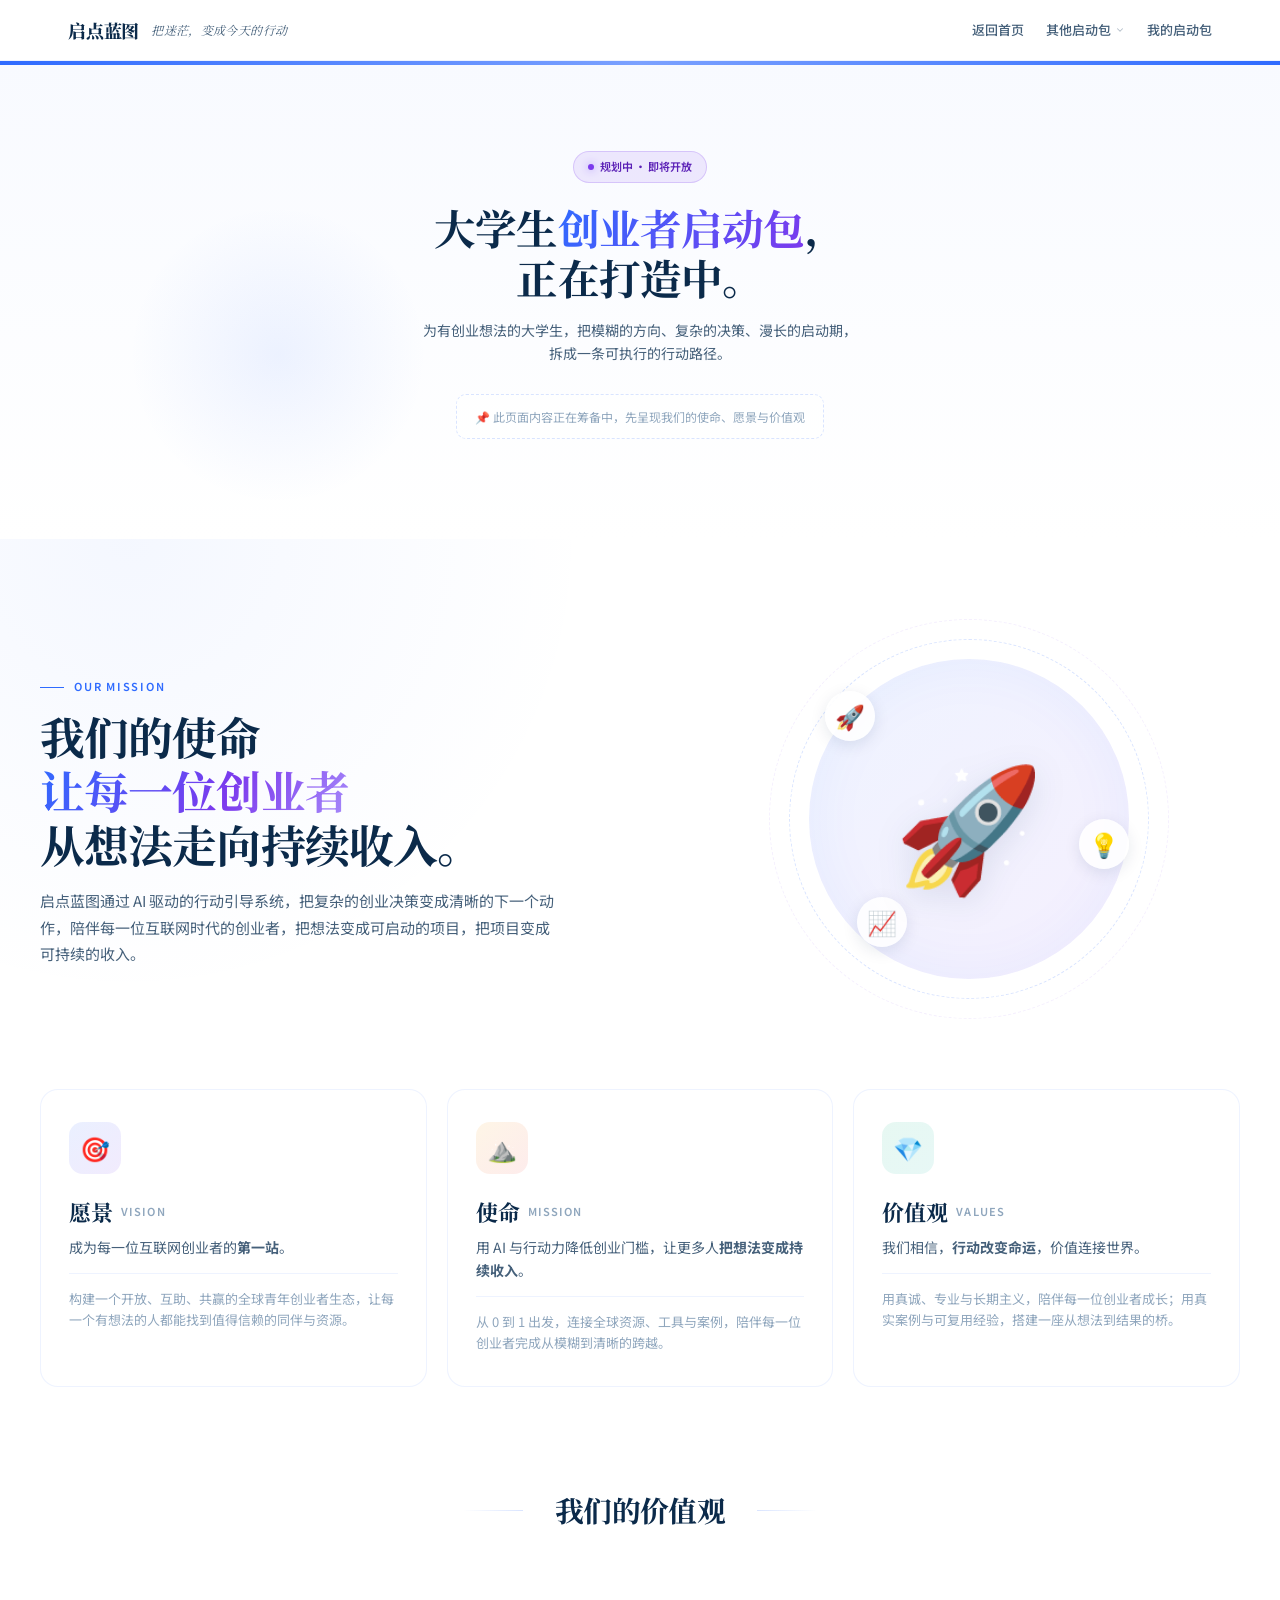
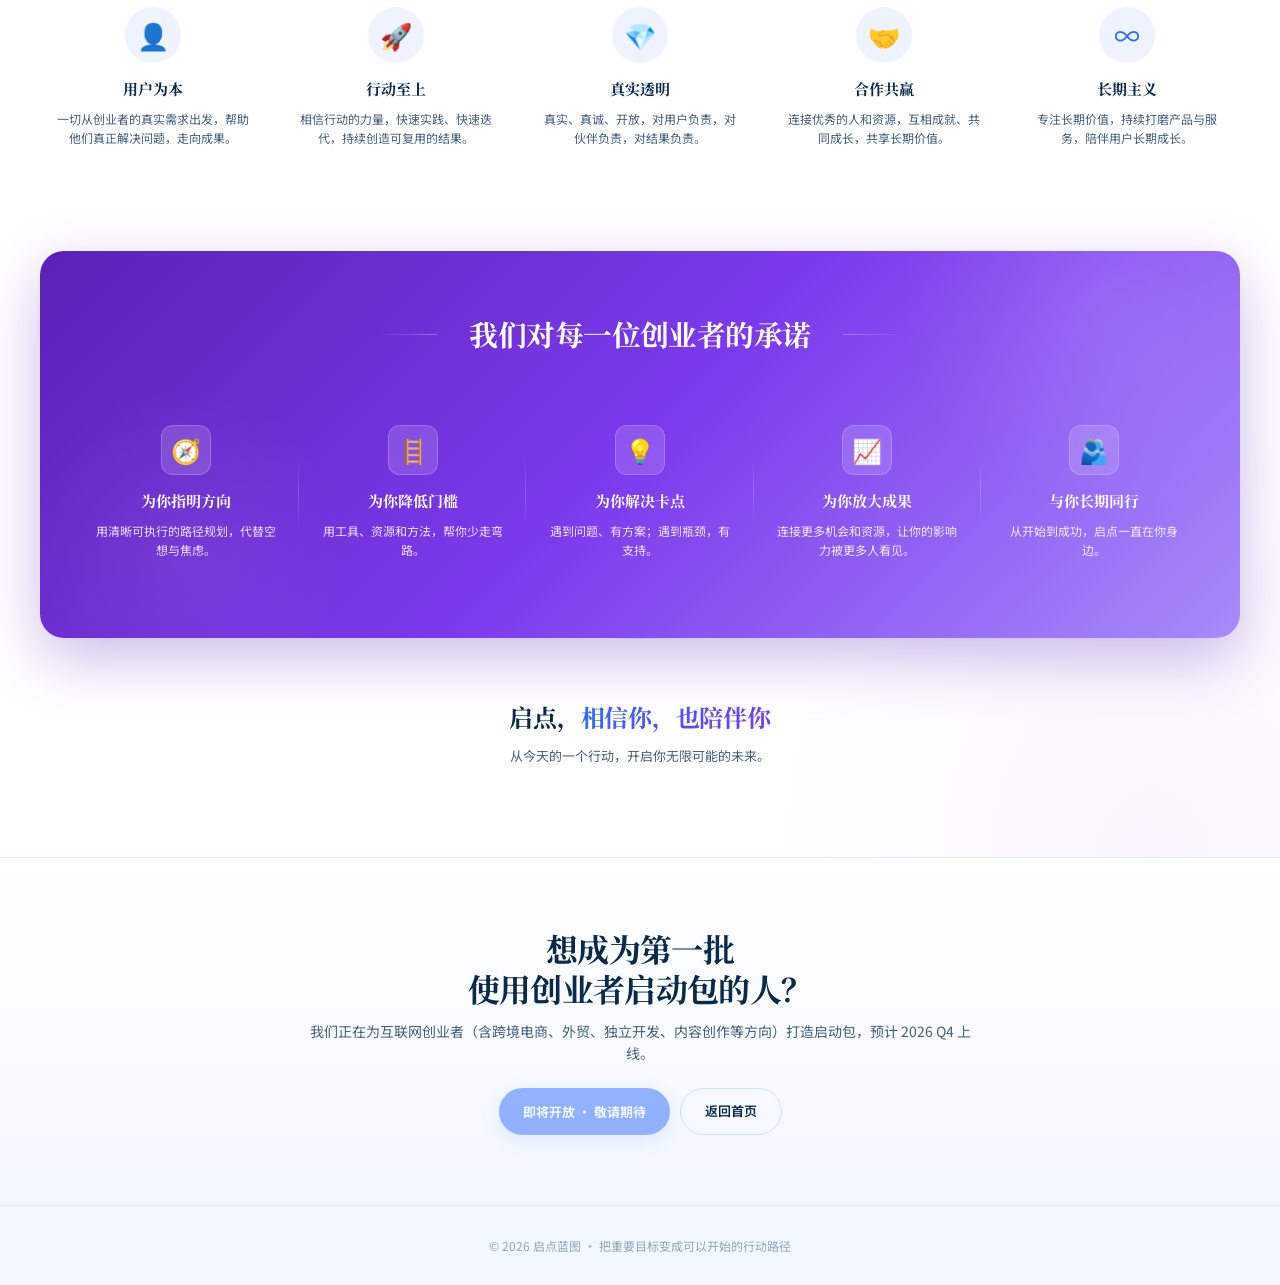
<file: chuangye.html>
<!DOCTYPE html>
<html lang="zh-CN" data-theme="light">
<head>
<meta charset="UTF-8">
<meta name="viewport" content="width=device-width,initial-scale=1.0">
<title>创业者启动包 · 启点蓝图</title>
<meta name="description" content="为互联网创业者打造的启动包，把复杂的决策变成清晰的行动。">
<link rel="preconnect" href="https://fonts.googleapis.com">
<link rel="preconnect" href="https://fonts.gstatic.com" crossorigin>
<link href="https://fonts.googleapis.com/css2?family=Noto+Serif+SC:wght@400;700;900&family=Noto+Sans+SC:wght@300;400;500;600;700;900&display=swap" rel="stylesheet">
<style>
:root{
  --brand-dark:#0B2A4A;--brand:#2F6BFF;--brand-mid:#4A82FF;--brand-light:#7BA1FF;
  --brand-soft:#EBF0FF;--brand-fade:#F3F7FF;--brand-mist:#F8FAFF;
  --accent-purple:#7c3aed;--accent-purple-light:#a78bfa;
  --accent-deep:#5b21b6;
  --bg:#ffffff;--bg-soft:#F3F7FF;--bg-card:#ffffff;
  --text:#0B2A4A;--text-secondary:#45607A;--text-tertiary:#8FA6BD;
  --border:rgba(47,107,255,0.08);--border-strong:rgba(47,107,255,0.18);
  --shadow-sm:0 1px 3px rgba(11,42,74,0.06);--shadow-md:0 4px 16px rgba(11,42,74,0.08);
  --shadow-lg:0 12px 40px rgba(11,42,74,0.1);
  --serif:"Noto Serif SC","Source Han Serif SC",serif;
  --sans:"Noto Sans SC",-apple-system,BlinkMacSystemFont,"Segoe UI","PingFang SC","Microsoft YaHei",sans-serif;
}
*{margin:0;padding:0;box-sizing:border-box}
body{font-family:var(--sans);background:var(--bg);color:var(--text);line-height:1.6;-webkit-font-smoothing:antialiased}
a{color:inherit;text-decoration:none}

/* NAV */
.nav{position:sticky;top:0;z-index:100;background:rgba(255,255,255,.85);backdrop-filter:blur(12px);-webkit-backdrop-filter:blur(12px);border-bottom:1px solid var(--border);font-family:var(--sans)}
.nav-inner{max-width:1200px;margin:0 auto;padding:0 28px;display:flex;align-items:center;justify-content:space-between;height:60px;gap:20px}
.nav-brand{display:flex;align-items:center;gap:10px;font-weight:600;font-size:14px;color:var(--text);flex-shrink:0}
.nav-brand img{width:28px;height:28px;border-radius:6px}
.nav-group{display:flex;align-items:center;gap:22px}
.nav-item{font-size:13px;font-weight:500;color:var(--text-secondary);transition:color .2s ease;cursor:pointer;white-space:nowrap}
.nav-item:hover,.nav-item.current{color:var(--brand)}
.nav-dropdown{position:relative;display:inline-flex}
.nav-dropdown-btn{display:inline-flex;align-items:center;gap:4px;font-size:13px;font-weight:500;color:var(--text-secondary);cursor:pointer;transition:color .2s ease;border:none;background:none;font-family:inherit;padding:0}
.nav-dropdown-btn:hover{color:var(--brand)}
.nav-dropdown-btn svg{opacity:.4;transition:transform .2s ease}
.nav-dropdown.open .nav-dropdown-btn svg{transform:rotate(180deg)}
.nav-dropdown-menu{position:absolute;top:calc(100% + 10px);right:0;min-width:280px;background:var(--bg-card);border:1px solid var(--border);border-radius:14px;padding:6px;box-shadow:0 12px 40px rgba(11,42,74,.12),0 2px 8px rgba(11,42,74,.04);opacity:0;pointer-events:none;transform:translateY(-6px) scale(.97);transition:all .2s cubic-bezier(.16,1,.3,1);z-index:1000}
.nav-dropdown.open .nav-dropdown-menu{opacity:1;pointer-events:auto;transform:translateY(0) scale(1)}
.nav-dropdown-item{display:flex;align-items:flex-start;gap:10px;padding:10px 12px;border-radius:10px;cursor:pointer;transition:all .15s ease;color:var(--text)}
.nav-dropdown-item:hover{background:var(--bg-soft)}
.nav-dropdown-icon{width:32px;height:32px;border-radius:8px;display:flex;align-items:center;justify-content:center;font-size:16px;flex-shrink:0;color:#fff}
.nav-dropdown-name{font-size:12px;font-weight:600;color:var(--text);display:flex;align-items:center;gap:6px}
.nav-dropdown-tag{font-size:9px;padding:1px 6px;border-radius:100px;font-weight:600}
.nav-dropdown-tag.sale{background:rgba(47,107,255,.12);color:var(--brand)}
.nav-dropdown-tag.wip{background:rgba(245,158,11,.12);color:#d97706}
.nav-dropdown-tag.soon{background:rgba(100,116,139,.15);color:#64748b}
.nav-dropdown-desc{font-size:10px;color:var(--text-tertiary);margin-top:1px;line-height:1.4}

/* PLACEHOLDER HERO */
.hero-placeholder{
  position:relative;
  padding:90px 28px 100px;
  background:linear-gradient(180deg,var(--brand-mist) 0%,var(--bg) 100%);
  overflow:hidden;
  text-align:center;
}
.hero-placeholder::before{content:"";position:absolute;top:0;left:0;right:0;height:4px;background:linear-gradient(90deg,var(--brand) 0%,var(--brand-light) 50%,var(--brand) 100%)}
.hero-placeholder::after{content:"";position:absolute;top:30%;left:10%;width:300px;height:300px;background:radial-gradient(circle,rgba(47,107,255,.08),transparent 70%);border-radius:50%;pointer-events:none}
.hero-placeholder-inner{position:relative;z-index:1;max-width:760px;margin:0 auto}
.hero-tag{display:inline-flex;align-items:center;gap:6px;padding:6px 14px;background:rgba(124,58,237,.1);color:var(--accent-deep);border-radius:100px;font-size:11px;font-weight:600;margin-bottom:20px;border:1px solid rgba(124,58,237,.2)}
.hero-tag .dot{width:6px;height:6px;border-radius:50%;background:var(--accent-purple);box-shadow:0 0 8px var(--accent-purple-light);animation:pulse 2s infinite}
@keyframes pulse{0%,100%{opacity:1}50%{opacity:.4}}
.hero-title{font-family:var(--serif);font-size:clamp(1.8rem,4vw,2.6rem);font-weight:700;letter-spacing:-0.02em;line-height:1.2;margin-bottom:16px}
.hero-title em{font-style:normal;background:linear-gradient(120deg,var(--brand) 0%,var(--accent-purple) 100%);-webkit-background-clip:text;background-clip:text;color:transparent}
.hero-sub{font-size:14px;color:var(--text-secondary);line-height:1.7;margin-bottom:28px;max-width:600px;margin-left:auto;margin-right:auto}
.hero-note{font-size:12px;color:var(--text-tertiary);padding:12px 18px;background:rgba(255,255,255,.6);border:1px dashed var(--border-strong);border-radius:10px;display:inline-block}

/* ═══════════════════════════════════════════
   使命愿景板块（核心）
   ═══════════════════════════════════════════ */
.mission{position:relative;padding:90px 28px 60px;background:#fff;overflow:hidden}
.mission::before{content:"";position:absolute;top:0;left:0;right:0;bottom:0;background:
  radial-gradient(ellipse 60% 40% at 10% 0%,rgba(47,107,255,.05) 0%,transparent 60%),
  radial-gradient(ellipse 50% 40% at 90% 100%,rgba(124,58,237,.05) 0%,transparent 60%);
  pointer-events:none}
.mission-inner{position:relative;z-index:1;max-width:1200px;margin:0 auto}

/* 顶部 Hero */
.mission-hero{display:grid;grid-template-columns:1.1fr 1fr;gap:60px;align-items:center;margin-bottom:80px}
.mission-hero-text .eyebrow{font-size:11px;font-weight:600;letter-spacing:0.16em;color:var(--brand);text-transform:uppercase;margin-bottom:14px;display:inline-block}
.mission-hero-text .eyebrow::before{content:"";display:inline-block;width:24px;height:1px;background:var(--brand);vertical-align:middle;margin-right:10px}
.mission-hero-text h2{font-family:var(--serif);font-size:clamp(1.8rem,4.5vw,2.8rem);font-weight:700;letter-spacing:-0.02em;line-height:1.2;margin-bottom:18px}
.mission-hero-text h2 em{font-style:normal;background:linear-gradient(120deg,var(--brand) 0%,var(--accent-purple) 60%,var(--accent-purple-light) 100%);-webkit-background-clip:text;background-clip:text;color:transparent;display:inline}
.mission-hero-text .lead{font-size:15px;color:var(--text-secondary);line-height:1.75;max-width:520px}
.mission-hero-visual{position:relative;height:380px;display:flex;align-items:center;justify-content:center}
.mission-visual-circle{
  width:320px;height:320px;border-radius:50%;
  background:linear-gradient(135deg,rgba(47,107,255,.08) 0%,rgba(124,58,237,.08) 100%);
  position:relative;display:flex;align-items:center;justify-content:center;
  box-shadow:inset 0 0 60px rgba(47,107,255,.05);
}
.mission-visual-circle::before{content:"";position:absolute;inset:-20px;border:1.5px dashed rgba(47,107,255,.3);border-radius:50%;opacity:.6;animation:rotate 30s linear infinite}
.mission-visual-circle::after{content:"";position:absolute;inset:-40px;border:1px dashed rgba(124,58,237,.2);border-radius:50%;opacity:.4;animation:rotate 50s linear infinite reverse}
@keyframes rotate{from{transform:rotate(0)}to{transform:rotate(360deg)}}
.mission-visual-icon{font-size:120px;filter:drop-shadow(0 8px 16px rgba(11,42,74,.1))}
.mission-visual-circle .float-orb{position:absolute;width:50px;height:50px;border-radius:50%;background:rgba(255,255,255,.9);box-shadow:0 4px 16px rgba(11,42,74,.1);display:flex;align-items:center;justify-content:center;font-size:24px}
.mission-visual-circle .float-orb.f1{top:10%;left:5%;animation:float 6s ease-in-out infinite}
.mission-visual-circle .float-orb.f2{top:50%;right:0;animation:float 7s ease-in-out infinite reverse;animation-delay:-2s}
.mission-visual-circle .float-orb.f3{bottom:10%;left:15%;animation:float 8s ease-in-out infinite;animation-delay:-4s}
@keyframes float{0%,100%{transform:translateY(0)}50%{transform:translateY(-12px)}}

/* 三大卡片：愿景/使命/价值观 */
.tri-cards{display:grid;grid-template-columns:repeat(3,1fr);gap:20px;margin-bottom:100px}
.tri-card{
  background:var(--bg-card);border:1px solid var(--border);
  border-radius:18px;padding:32px 28px;position:relative;
  transition:all .3s cubic-bezier(.16,1,.3,1);
}
.tri-card:hover{transform:translateY(-4px);box-shadow:var(--shadow-md);border-color:var(--border-strong)}
.tri-card .ico{
  width:52px;height:52px;border-radius:14px;
  background:linear-gradient(135deg,rgba(47,107,255,.1),rgba(124,58,237,.1));
  display:flex;align-items:center;justify-content:center;
  font-size:24px;color:var(--brand);
  margin-bottom:20px;
}
.tri-card.t2 .ico{background:linear-gradient(135deg,rgba(245,158,11,.1),rgba(239,68,68,.1));color:#d97706}
.tri-card.t3 .ico{background:linear-gradient(135deg,rgba(16,185,129,.1),rgba(20,184,166,.1));color:#10b981}
.tri-card .label{font-family:var(--serif);font-size:22px;font-weight:700;color:var(--text);margin-bottom:6px;display:flex;align-items:center;gap:8px}
.tri-card .label .en{font-family:var(--sans);font-size:11px;font-weight:600;letter-spacing:0.1em;color:var(--text-tertiary);text-transform:uppercase}
.tri-card .desc{font-size:14px;color:var(--text-secondary);line-height:1.65;margin-bottom:14px}
.tri-card .detail{font-size:13px;color:var(--text-tertiary);line-height:1.65;padding-top:14px;border-top:1px solid var(--border)}

/* 价值观分区 */
.values-section{margin-bottom:80px}
.section-title{text-align:center;margin-bottom:50px;position:relative}
.section-title h3{font-family:var(--serif);font-size:clamp(1.4rem,2.8vw,1.8rem);font-weight:700;letter-spacing:-0.02em;display:inline-block;position:relative;padding:0 32px}
.section-title h3::before,.section-title h3::after{content:"";position:absolute;top:50%;width:60px;height:1px;background:linear-gradient(90deg,transparent,var(--border-strong))}
.section-title h3::before{right:100%}
.section-title h3::after{left:100%;background:linear-gradient(90deg,var(--border-strong),transparent)}
.section-title .deco{position:absolute;top:50%;left:50%;transform:translate(-50%,-50%);width:6px;height:6px;border-radius:50%;background:var(--brand)}
.values-grid{display:grid;grid-template-columns:repeat(5,1fr);gap:18px}
.value-card{text-align:center;padding:24px 16px;border-radius:14px;transition:all .3s ease;position:relative}
.value-card:hover{background:var(--bg-soft)}
.value-card .v-ico{width:56px;height:56px;border-radius:50%;background:rgba(47,107,255,.08);display:flex;align-items:center;justify-content:center;font-size:26px;color:var(--brand);margin:0 auto 14px;transition:all .3s ease}
.value-card:hover .v-ico{background:var(--brand);color:#fff;transform:scale(1.08)}
.value-card .v-title{font-family:var(--serif);font-size:15px;font-weight:700;color:var(--text);margin-bottom:8px}
.value-card .v-desc{font-size:12px;color:var(--text-secondary);line-height:1.6}

/* 承诺区（深紫背景） */
.commit-section{
  position:relative;
  background:linear-gradient(135deg,#5b21b6 0%,#7c3aed 50%,#a78bfa 100%);
  border-radius:24px;padding:60px 40px;
  color:#fff;
  overflow:hidden;
  box-shadow:0 20px 60px rgba(91,33,182,.3);
}
.commit-section::before{content:"";position:absolute;top:-50%;right:-10%;width:500px;height:500px;background:radial-gradient(circle,rgba(255,255,255,.08),transparent 60%);border-radius:50%;pointer-events:none}
.commit-section::after{content:"";position:absolute;bottom:-30%;left:-5%;width:400px;height:400px;background:radial-gradient(circle,rgba(255,255,255,.05),transparent 60%);border-radius:50%;pointer-events:none}
.commit-section .section-title h3{color:#fff}
.commit-section .section-title h3::before{background:linear-gradient(90deg,transparent,rgba(255,255,255,.3))}
.commit-section .section-title h3::after{background:linear-gradient(90deg,rgba(255,255,255,.3),transparent)}
.commit-section .section-title .deco{background:#fff;box-shadow:0 0 12px rgba(255,255,255,.6)}
.commit-grid{position:relative;z-index:1;display:grid;grid-template-columns:repeat(5,1fr);gap:16px}
.commit-item{text-align:center;padding:18px 12px;position:relative}
.commit-item:not(:last-child)::after{content:"";position:absolute;right:-8px;top:30%;height:40%;width:1px;background:linear-gradient(180deg,transparent,rgba(255,255,255,.2),transparent)}
.commit-item .c-ico{width:50px;height:50px;border-radius:12px;background:rgba(255,255,255,.15);backdrop-filter:blur(8px);display:flex;align-items:center;justify-content:center;font-size:24px;margin:0 auto 14px;border:1px solid rgba(255,255,255,.2)}
.commit-item .c-title{font-family:var(--serif);font-size:15px;font-weight:700;margin-bottom:8px}
.commit-item .c-desc{font-size:12px;opacity:.85;line-height:1.6}

/* 底部 slogan */
.mission-foot{text-align:center;padding:60px 20px 30px;position:relative}
.mission-foot::before{content:"";position:absolute;top:0;left:50%;transform:translateX(-50%);width:60px;height:1px;background:linear-gradient(90deg,transparent,var(--border-strong),transparent)}
.mission-foot .slogan{font-family:var(--serif);font-size:clamp(1.2rem,2.4vw,1.5rem);font-weight:700;letter-spacing:-0.01em;margin-bottom:10px}
.mission-foot .slogan em{font-style:normal;background:linear-gradient(120deg,var(--brand) 0%,var(--accent-purple) 100%);-webkit-background-clip:text;background-clip:text;color:transparent}
.mission-foot .sub{font-size:13px;color:var(--text-secondary);max-width:480px;margin:0 auto}

/* FINAL CTA */
.final{background:linear-gradient(180deg,var(--bg) 0%,var(--bg-soft) 100%);padding:70px 28px;text-align:center;border-top:1px solid var(--border)}
.final-inner{max-width:680px;margin:0 auto}
.final h2{font-family:var(--serif);font-size:clamp(1.5rem,3vw,2rem);font-weight:700;letter-spacing:-0.02em;line-height:1.25;margin-bottom:12px}
.final p{font-size:14px;color:var(--text-secondary);margin-bottom:24px}
.final-actions{display:flex;flex-wrap:wrap;gap:10px;justify-content:center}
.final-btn{display:inline-flex;align-items:center;gap:6px;padding:12px 24px;border-radius:100px;font-size:13px;font-weight:600;cursor:pointer;transition:all .2s ease;border:none;text-decoration:none;font-family:inherit}
.final-btn.primary{background:var(--brand);color:#fff;box-shadow:0 6px 20px rgba(47,107,255,.25)}
.final-btn.primary:hover{transform:translateY(-2px);box-shadow:0 10px 24px rgba(47,107,255,.3)}
.final-btn.secondary{background:transparent;color:var(--text);border:1.5px solid var(--border-strong)}
.final-btn.secondary:hover{border-color:var(--brand);color:var(--brand);background:var(--brand-fade)}
.final-btn:disabled{opacity:.5;cursor:not-allowed}

/* FOOTER */
.footer{background:var(--bg-soft);padding:30px 28px;text-align:center;border-top:1px solid var(--border);font-size:12px;color:var(--text-tertiary)}

/* RESPONSIVE */
@media (max-width:900px){
  .mission-hero{grid-template-columns:1fr;gap:30px;margin-bottom:50px}
  .mission-hero-visual{height:280px;order:-1}
  .mission-visual-circle{width:240px;height:240px}
  .tri-cards{grid-template-columns:1fr;gap:14px;margin-bottom:60px}
  .values-grid{grid-template-columns:repeat(2,1fr);gap:14px}
  .commit-section{padding:40px 20px;border-radius:18px}
  .commit-grid{grid-template-columns:repeat(2,1fr);gap:18px 12px}
  .commit-item:not(:last-child)::after{display:none}
}
@media (max-width:640px){
  .nav-inner{padding:0 16px;gap:10px}
  .nav-brand span{display:none}
  .nav-group{gap:12px}
  .hero-placeholder{padding:60px 20px 70px}
  .mission{padding:60px 20px 40px}
  .tri-card{padding:24px 20px}
  .commit-section{padding:32px 16px}
  .commit-grid{grid-template-columns:1fr 1fr}
  .final{padding:50px 20px}
}
</style>
<script src="https://beacon.cdn.qq.com/sdk/4.5.9/beacon_web.min.js"></script>
<script>
(function(){
  try{
    var beacon=new BeaconAction({
      appkey:'0WEB06U85YBSLJNL',
      versionCode:'1.0.0',
      channelID:'share',
      delay:1000,
      sessionDuration:30*60*1000,
      isOversea:false,
      needReportRqdEvent:false
    });
    beacon.onDirectUserAction('preview_page_view',{
      'url':location.href,
      'referrer':document.referrer,
      'title':document.title,
      'sandbox_id':'bb320abbd7e444729e0451e3ef00ce0b'
    });
  }catch(e){}
})();
</script></head>
<body>

<!-- NAV -->
<nav class="nav">
  <div class="nav-inner">
    <a href="index.html" class="nav-brand" style="text-decoration:none">
      <span style="font-weight:800;color:var(--text);font-family:var(--serif);font-size:18px;letter-spacing:-.01em">启点蓝图</span>
      <span style="font-size:12px;font-weight:400;font-family:'KaiTi','STKaiti','Noto Serif SC',serif;font-style:italic;letter-spacing:.03em;color:var(--text-secondary);margin-left:2px">把迷茫，变成今天的行动</span>
    </a>
    <div class="nav-group">
      <a href="index.html" class="nav-item">返回首页</a>
      <div class="nav-dropdown" id="otherPkg">
        <button class="nav-dropdown-btn" onclick="toggleDropdown(event)">其他启动包 <svg width="10" height="10" viewBox="0 0 24 24" fill="none" stroke="currentColor" stroke-width="2.5" stroke-linecap="round" stroke-linejoin="round"><polyline points="6 9 12 15 18 9"/></svg></button>
        <div class="nav-dropdown-menu" id="otherPkgMenu">
          <a href="zhaopin.html" class="nav-dropdown-item">
            <div class="nav-dropdown-icon" style="background:linear-gradient(135deg,#E87524,#f59e0b)">🏢</div>
            <div><div class="nav-dropdown-name">央企求职启动包 <span class="nav-dropdown-tag sale">可售</span></div><div class="nav-dropdown-desc">7 天完成首批投递</div></div>
          </a>
          <a href="kaoyan.html" class="nav-dropdown-item">
            <div class="nav-dropdown-icon" style="background:linear-gradient(135deg,#1F5A45,#34d399)">🎓</div>
            <div><div class="nav-dropdown-name">考研择校启动包 <span class="nav-dropdown-tag wip">内测中</span></div><div class="nav-dropdown-desc">五阶段择校决策路径</div></div>
          </a>
          <a href="chuangye.html" class="nav-dropdown-item">
            <div class="nav-dropdown-icon" style="background:linear-gradient(135deg,#5b21b6,#a78bfa)">🚀</div>
            <div><div class="nav-dropdown-name">创业者启动包 <span class="nav-dropdown-tag soon">规划中</span></div><div class="nav-dropdown-desc">为互联网创业者打造</div></div>
          </a>
        </div>
      </div>
      <a href="javascript:void(0)" class="nav-item" onclick="goToMySpace()">我的启动包</a>
    </div>
  </div>
</nav>

<!-- 启动包占位 Hero（用户说内容可以先不用考虑） -->
<section class="hero-placeholder">
  <div class="hero-placeholder-inner">
    <span class="hero-tag"><span class="dot"></span>规划中 · 即将开放</span>
    <h1 class="hero-title">大学生<em>创业者启动包</em>，<br>正在打造中。</h1>
    <p class="hero-sub">为有创业想法的大学生，把模糊的方向、复杂的决策、漫长的启动期，<br>拆成一条可执行的行动路径。</p>
    <span class="hero-note">📌 此页面内容正在筹备中，先呈现我们的使命、愿景与价值观</span>
  </div>
</section>

<!-- 使命愿景价值观板块 -->
<section class="mission">
  <div class="mission-inner">

    <!-- 顶部 Hero：使命大标题 + 装饰圆 -->
    <div class="mission-hero">
      <div class="mission-hero-text">
        <span class="eyebrow">OUR MISSION</span>
        <h2>我们的使命<br><em>让每一位创业者</em><br>从想法走向持续收入。</h2>
        <p class="lead">启点蓝图通过 AI 驱动的行动引导系统，把复杂的创业决策变成清晰的下一个动作，陪伴每一位互联网时代的创业者，把想法变成可启动的项目，把项目变成可持续的收入。</p>
      </div>
      <div class="mission-hero-visual">
        <div class="mission-visual-circle">
          <div class="float-orb f1">🚀</div>
          <div class="float-orb f2">💡</div>
          <div class="float-orb f3">📈</div>
          <div class="mission-visual-icon">🚀</div>
        </div>
      </div>
    </div>

    <!-- 三大卡片：愿景/使命/价值观 -->
    <div class="tri-cards">
      <div class="tri-card t1">
        <div class="ico">🎯</div>
        <div class="label">愿景 <span class="en">Vision</span></div>
        <p class="desc">成为每一位互联网创业者的<strong>第一站</strong>。</p>
        <p class="detail">构建一个开放、互助、共赢的全球青年创业者生态，让每一个有想法的人都能找到值得信赖的同伴与资源。</p>
      </div>
      <div class="tri-card t2">
        <div class="ico">⛰️</div>
        <div class="label">使命 <span class="en">Mission</span></div>
        <p class="desc">用 AI 与行动力降低创业门槛，让更多人<strong>把想法变成持续收入</strong>。</p>
        <p class="detail">从 0 到 1 出发，连接全球资源、工具与案例，陪伴每一位创业者完成从模糊到清晰的跨越。</p>
      </div>
      <div class="tri-card t3">
        <div class="ico">💎</div>
        <div class="label">价值观 <span class="en">Values</span></div>
        <p class="desc">我们相信，<strong>行动改变命运</strong>，价值连接世界。</p>
        <p class="detail">用真诚、专业与长期主义，陪伴每一位创业者成长；用真实案例与可复用经验，搭建一座从想法到结果的桥。</p>
      </div>
    </div>

    <!-- 5 个价值观 -->
    <div class="values-section">
      <div class="section-title">
        <h3>我们的价值观</h3>
      </div>
      <div class="values-grid">
        <div class="value-card">
          <div class="v-ico">👤</div>
          <div class="v-title">用户为本</div>
          <p class="v-desc">一切从创业者的真实需求出发，帮助他们真正解决问题，走向成果。</p>
        </div>
        <div class="value-card">
          <div class="v-ico">🚀</div>
          <div class="v-title">行动至上</div>
          <p class="v-desc">相信行动的力量，快速实践、快速迭代，持续创造可复用的结果。</p>
        </div>
        <div class="value-card">
          <div class="v-ico">💎</div>
          <div class="v-title">真实透明</div>
          <p class="v-desc">真实、真诚、开放，对用户负责，对伙伴负责，对结果负责。</p>
        </div>
        <div class="value-card">
          <div class="v-ico">🤝</div>
          <div class="v-title">合作共赢</div>
          <p class="v-desc">连接优秀的人和资源，互相成就、共同成长，共享长期价值。</p>
        </div>
        <div class="value-card">
          <div class="v-ico">∞</div>
          <div class="v-title">长期主义</div>
          <p class="v-desc">专注长期价值，持续打磨产品与服务，陪伴用户长期成长。</p>
        </div>
      </div>
    </div>

    <!-- 承诺区（深紫背景） -->
    <div class="commit-section">
      <div class="section-title">
        <h3>我们对每一位创业者的承诺</h3>
      </div>
      <div class="commit-grid">
        <div class="commit-item">
          <div class="c-ico">🧭</div>
          <div class="c-title">为你指明方向</div>
          <p class="c-desc">用清晰可执行的路径规划，代替空想与焦虑。</p>
        </div>
        <div class="commit-item">
          <div class="c-ico">🪜</div>
          <div class="c-title">为你降低门槛</div>
          <p class="c-desc">用工具、资源和方法，帮你少走弯路。</p>
        </div>
        <div class="commit-item">
          <div class="c-ico">💡</div>
          <div class="c-title">为你解决卡点</div>
          <p class="c-desc">遇到问题、有方案；遇到瓶颈，有支持。</p>
        </div>
        <div class="commit-item">
          <div class="c-ico">📈</div>
          <div class="c-title">为你放大成果</div>
          <p class="c-desc">连接更多机会和资源，让你的影响力被更多人看见。</p>
        </div>
        <div class="commit-item">
          <div class="c-ico">🫂</div>
          <div class="c-title">与你长期同行</div>
          <p class="c-desc">从开始到成功，启点一直在你身边。</p>
        </div>
      </div>
    </div>

    <!-- 底部 slogan -->
    <div class="mission-foot">
      <div class="slogan">启点，<em>相信你，也陪伴你</em></div>
      <p class="sub">从今天的一个行动，开启你无限可能的未来。</p>
    </div>

  </div>
</section>

<!-- Final CTA -->
<section class="final">
  <div class="final-inner">
    <h2>想成为第一批<br>使用创业者启动包的人？</h2>
    <p>我们正在为互联网创业者（含跨境电商、外贸、独立开发、内容创作等方向）打造启动包，预计 2026 Q4 上线。</p>
    <div class="final-actions">
      <button class="final-btn primary" disabled>即将开放 · 敬请期待</button>
      <a href="index.html" class="final-btn secondary">返回首页</a>
    </div>
  </div>
</section>

<!-- FOOTER -->
<footer class="footer">
  <p>© 2026 启点蓝图 · 把重要目标变成可以开始的行动路径</p>
</footer>

<script>
function toggleDropdown(e){e&&e.stopPropagation();document.getElementById('otherPkg').classList.toggle('open')}
document.addEventListener('click',function(){var d=document.getElementById('otherPkg');if(d)d.classList.remove('open')});
function goToMySpace(){window.location.href='index.html?ws=1';}
</script>
</body>
</html>
</file>
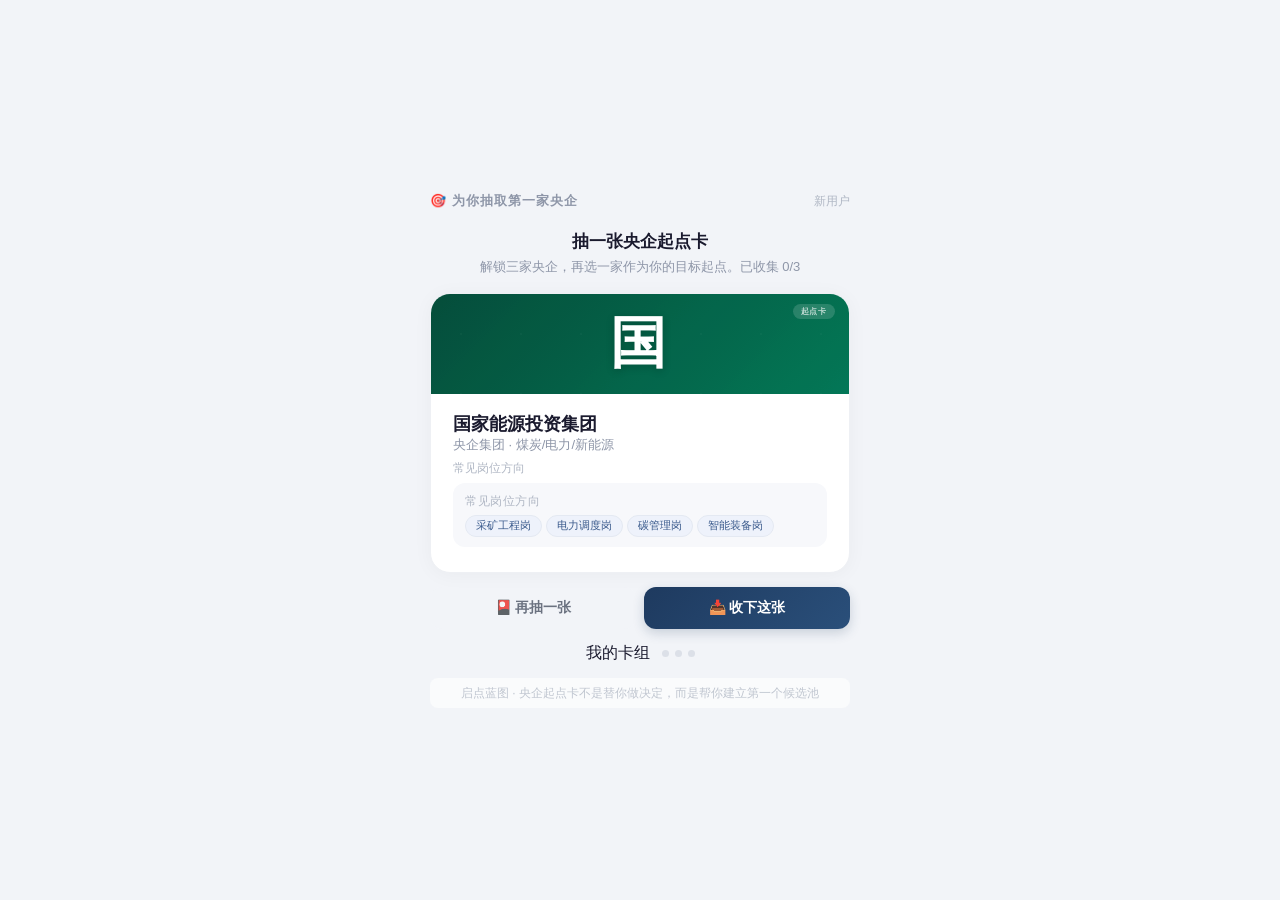
<file: draw-card.html>
<!DOCTYPE html>
<html lang="zh-CN">
<head>
<meta charset="UTF-8">
<meta name="viewport" content="width=device-width,initial-scale=1.0">
<title>央企起点卡 · 启点蓝图 v20260718-2232</title>
<style>
*{margin:0;padding:0;box-sizing:border-box}
body{font-family:"PingFang SC","Microsoft YaHei","Helvetica Neue",sans-serif;background:#f2f4f8;color:#1a1a2e;min-height:100vh;display:flex;align-items:center;justify-content:center}
.wrap{width:100%;max-width:460px;padding:20px;position:relative}
.top{display:flex;align-items:center;justify-content:space-between;margin-bottom:20px}
.top .l{font-size:13px;color:#8e96a8;letter-spacing:.08em;font-weight:600}
.top .r{font-size:12px;color:#b0b7c4}
.pg{margin:16px 0;text-align:center}.pg-t{font-size:17px;font-weight:700}.pg-s{font-size:13px;color:#8e96a8;margin-top:4px;line-height:1.5}
/* 卡片通用 */
.cd{background:#fff;border-radius:20px;overflow:hidden;box-shadow:0 2px 20px rgba(0,0,0,.04);border:1px solid #eef0f4;position:relative;min-height:280px}
.cd-top{height:100px;position:relative;overflow:hidden;display:flex;align-items:center;justify-content:center;background:linear-gradient(135deg,#1e3a5f,#2a4f7a)}
.cd-top .pat{position:absolute;inset:0;opacity:.08;background-image:radial-gradient(circle at 30px 40px,rgba(255,255,255,.3) 1px,transparent 1px),radial-gradient(circle at 80px 20px,rgba(255,255,255,.15) 1px,transparent 1px);background-size:60px 60px,40px 40px;z-index:1}
.cd-top .lg{font-size:56px;font-weight:800;color:#fff;position:relative;z-index:2;font-family:"STKaiti","Noto Serif SC",serif;letter-spacing:4px;text-shadow:0 2px 8px rgba(0,0,0,.2)}
.cd-top .badge{position:absolute;top:10px;right:14px;font-size:8px;padding:2px 8px;border-radius:100px;background:rgba(255,255,255,.15);color:rgba(255,255,255,.7);font-weight:600;letter-spacing:.1em;z-index:2}
.cd-body{padding:18px 22px 16px}
.cd-body .nm{font-size:18px;font-weight:700}.cd-body .ind{font-size:13px;color:#8e96a8;margin-bottom:6px}.cd-body .upd{font-size:12px;color:#b0b7c4;margin-bottom:6px}
.posts{background:#f7f8fb;border-radius:12px;padding:10px 12px}
.posts .pt{font-size:12px;color:#b0b7c4;font-weight:500;letter-spacing:.05em;margin-bottom:5px}
.posts .pl{display:flex;flex-wrap:wrap;gap:4px}
.posts .pl .i{padding:3px 10px;border-radius:100px;font-size:10.5px;background:#eef2fb;color:#3a5a8c;border:1px solid #e4e9f2;white-space:nowrap}
.cd-top.bg-ene{background:linear-gradient(135deg,#064e3b,#047857)}.cd-top.bg-tech{background:linear-gradient(135deg,#1e3a8a,#2563eb)}.cd-top.bg-fin{background:linear-gradient(135deg,#78350f,#b45309)}.cd-top.bg-bld{background:linear-gradient(135deg,#78350f,#9a3412)}.cd-top.bg-car{background:linear-gradient(135deg,#7f1d1d,#991b1b)}.cd-top.bg-med{background:linear-gradient(135deg,#701a75,#86198f)}.cd-top.bg-mix{background:linear-gradient(135deg,#4c1d95,#6d28d9)}.cd-top.bg-ship{background:linear-gradient(135deg,#115e59,#0d9488)}
/* 按钮通用 */
.btn-row{display:flex;gap:8px;margin-top:14px}
.btn-row button{flex:1;padding:12px;border-radius:12px;border:none;font-size:14px;font-weight:600;cursor:pointer;transition:all .2s;font-family:inherit}
.btn-sec{background:#f2f4f8;color:#6b7280;border:1px solid #e8ebf0}.btn-sec:hover{background:#e8ebf0;color:#374151}.btn-sec:disabled{opacity:.35;cursor:not-allowed}
.btn-pri{background:linear-gradient(135deg,#1e3a5f,#2a4f7a);color:#fff;box-shadow:0 4px 12px rgba(30,58,95,.2)}.btn-pri:hover{box-shadow:0 6px 20px rgba(30,58,95,.3)}.btn-pri:disabled{opacity:.4;cursor:not-allowed;box-shadow:none}
.collect-bar{display:flex;align-items:center;justify-content:center;gap:12px;margin-top:14px}.collect-bar .st{display:flex;gap:6px}.collect-bar .st .pt{width:7px;height:7px;border-radius:50%;background:#dce0e8}.collect-bar .st .pt.on{background:#2a4f7a}
/* 卡组 */
.deck{padding:8px 0}.deck-title{font-size:14px;font-weight:600;text-align:center;margin-bottom:12px}
.deck-cards{display:flex;flex-direction:column;gap:8px}
.dc{display:flex;align-items:center;gap:12px;padding:12px 14px;border-radius:14px;background:#fff;border:1.5px solid #eef0f4;cursor:pointer}.dc:hover{border-color:#c8ced8}.dc.sel{border-color:#1e3a5f;background:#f5f7fc}
.dc .dl{width:36px;height:36px;border-radius:10px;display:flex;align-items:center;justify-content:center;font-size:17px;font-weight:800;color:#fff;flex-shrink:0;font-family:"STKaiti","Noto Serif SC",serif}
.dc .di{flex:1}.dc .dn{font-size:14px;font-weight:600}.dc .dd{font-size:12px;color:#8e96a8;margin-top:1px}
.dc .dc{width:20px;height:20px;border-radius:50%;border:2px solid #dce0e8;display:flex;align-items:center;justify-content:center;font-size:12px;color:#fff;flex-shrink:0}
.dc.sel .dc{background:#1e3a5f;border-color:#1e3a5f}
.deck-act{display:flex;gap:8px;margin-top:12px}
.deck-act button{flex:1;padding:12px;border-radius:12px;border:none;font-size:14px;font-weight:600;cursor:pointer;font-family:inherit}
/* 岗位选择 */
.roles{display:flex;flex-direction:column;gap:6px;margin:10px 0}
.rl{display:flex;align-items:center;gap:10px;padding:10px 14px;border-radius:12px;border:1.5px solid #eef0f4;background:#fff;cursor:pointer}
.rl:hover{border-color:#c8ced8}.rl.sel{border-color:#1e3a5f;background:#f5f7fc}
.rl .rc{width:16px;height:16px;border-radius:50%;border:2px solid #dce0e8;display:flex;align-items:center;justify-content:center;flex-shrink:0}
.rl.sel .rc{background:#1e3a5f;border-color:#1e3a5f}.rl.sel .rc::after{content:'';width:6px;height:6px;border-radius:50%;background:#fff}
.rl .rn{font-size:14px;font-weight:600;flex:1}.rl .rd{font-size:12px;color:#8e96a8}
/* 体验卡 */
.exp{background:#fff;border-radius:20px;overflow:hidden;box-shadow:0 2px 20px rgba(0,0,0,.04);border:1px solid #eef0f4}
.exp-head{background:linear-gradient(135deg,#1e3a5f,#2a4f7a);padding:16px 20px;color:#fff;position:relative}
.exp-head .e-tag{display:inline-block;padding:2px 10px;border-radius:100px;font-size:10px;background:rgba(255,255,255,.12);color:rgba(255,255,255,.7);letter-spacing:.08em}
.exp-head .e-co{font-size:20px;font-weight:700;margin-top:8px;letter-spacing:.02em}
.exp-body{padding:16px 20px}
.exp-row{display:flex;justify-content:space-between;padding:6px 0;border-bottom:1px solid #f2f4f8;font-size:14px}
.exp-row:last-child{border:none}
.exp-row .el{color:#8e96a8}.exp-row .ev{font-weight:600;color:#1a1a2e;text-align:right}
.exp-sim{display:inline-block;margin-top:8px;padding:4px 12px;border-radius:100px;font-size:12px;background:#fff3e0;color:#e65100;font-weight:600}
/* 加载 — 步骤进度条 */
.loado{display:none;padding:10px 0}
.loado .lt{text-align:center;font-size:16px;font-weight:700}
.loado .lt .pulse{display:inline-block;animation:pd 1.4s ease-in-out infinite}
@keyframes pd{0%,100%{opacity:.4}50%{opacity:1}}
.loado .ls{text-align:center;font-size:14px;color:#8e96a8;margin-bottom:18px;line-height:1.5}
.loado .steps{display:flex;flex-direction:column;gap:8px;padding:0 4px}
.loado .step{display:flex;align-items:center;gap:10px;padding:8px 12px;border-radius:10px;font-size:14px;transition:all .3s ease}
.loado .step.active{background:#f0f5ff;color:#1e3a5f;font-weight:600}
.loado .step.done{color:#3b82f6}
.loado .step.pending{color:#b0b7c4}
.loado .step-icon{width:20px;height:20px;border-radius:50%;display:flex;align-items:center;justify-content:center;flex-shrink:0;font-size:10px;font-weight:700}
.loado .step.done .step-icon{background:#3b82f6;color:#fff;box-shadow:0 2px 6px rgba(59,130,246,.3)}
.loado .step.active .step-icon{border:2px solid #3b82f6;border-top-color:transparent;animation:sp .7s linear infinite;background:transparent}
.loado .step.pending .step-icon{border:2px solid #ddd}
@keyframes sp{to{transform:rotate(360deg)}}
.loado .lb{width:60%;height:3px;border-radius:100px;background:#e8ebf0;overflow:hidden;margin:14px auto 0}
.loado .lb span{display:block;height:100%;width:0;border-radius:100px;background:linear-gradient(90deg,#1e3a5f,#3b82f6);animation:ld 3s ease forwards}
@keyframes ld{0%{width:0}20%{width:18%}40%{width:38%}60%{width:58%}80%{width:78%}100%{width:100%}}
/* 完成 */
.suc{display:none;text-align:center;padding:20px 0}
.suc .si{font-size:36px;margin-bottom:10px}
.suc .st{font-size:16px;font-weight:700;line-height:1.5}
.suc .ss{font-size:13px;color:#8e96a8;line-height:1.6;margin-top:6px}
.suc .sb{display:inline-block;margin-top:14px;padding:10px 28px;border-radius:12px;border:none;background:linear-gradient(135deg,#1e3a5f,#2a4f7a);color:#fff;font-size:14px;font-weight:600;cursor:pointer;font-family:inherit}
.skipbar{text-align:center;margin-top:14px}
.skipbar .skip{font-size:13px;color:#b0b7c4;text-decoration:underline;cursor:pointer;border:none;background:none;font-family:inherit;display:none}
.note{font-size:12px;color:#c0c6d0;text-align:center;margin-top:10px;line-height:1.5;padding:6px 8px;background:#fafbfc;border-radius:8px}
</style>
<script src="https://beacon.cdn.qq.com/sdk/4.5.9/beacon_web.min.js"></script>
<script>
(function(){
  try{
    var beacon=new BeaconAction({
      appkey:'0WEB06U85YBSLJNL',
      versionCode:'1.0.0',
      channelID:'share',
      delay:1000,
      sessionDuration:30*60*1000,
      isOversea:false,
      needReportRqdEvent:false
    });
    beacon.onDirectUserAction('preview_page_view',{
      'url':location.href,
      'referrer':document.referrer,
      'title':document.title,
      'sandbox_id':'e506a7306cbe4a8f8b113de9dbb5caf9'
    });
  }catch(e){}
})();
</script></head>
<body>
<div class="wrap" id="app">

<!-- ═══ ═══ ═══ 阶段 1：抽卡 ═══ ═══ ═══ -->
<div id="sDraw">
  <div class="top"><div class="l">🎯 为你抽取第一家央企</div><div class="r" id="userTag">新用户</div></div>
  <div class="pg"><div class="pg-t">抽一张央企起点卡</div><div class="pg-s" id="sDrawSub">解锁三家央企，再选一家作为你的目标起点。已收集 <span id="collectNum">0</span>/3</div></div>
  <div class="cd" id="cd">
    <div class="cd-top bg-def" id="cdTop"><div class="pat"></div><div class="lg" id="logo">—</div><div class="badge">起点卡</div></div>
    <div class="cd-body">
      <div class="nm" id="name">—</div>
      <div class="ind" id="ind">央企集团</div>
      <div class="upd">常见岗位方向</div>
      <div class="posts"><div class="pt">常见岗位方向</div><div class="pl" id="posts"></div></div>
    </div>
  </div>
  <div class="btn-row"><button class="btn-sec" id="btnDraw">🎴 再抽一张</button><button class="btn-pri" id="btnKeep">📥 收下这张</button></div>
  <div class="collect-bar"><div class="lt">我的卡组</div><div class="st" id="dots"></div></div>
  <div class="skipbar"><button class="skip" id="skipBtn" onclick="skipDraw()">跳过，直接进入工作区 →</button></div>
</div>

<!-- ═══ ═══ ═══ 阶段 2：卡组选择 ═══ ═══ ═══ -->
<div id="sDeck" style="display:none">
  <div class="top"><div class="l">🎯 选择你的起点企业</div><div class="r"></div></div>
  <div class="pg"><div class="pg-t">你的央企起点卡组</div><div class="pg-s">选择一家作为目标，然后选择探索岗位</div></div>
  <div class="deck"><div class="deck-title" id="deckTitle">已收集 <span id="deckNum">3</span> 张起点卡</div><div class="deck-cards" id="deckCards"></div>
  <div class="deck-act"><button class="btn-sec" onclick="backToDraw()">🎴 再抽一轮</button><button class="btn-pri" id="btnNextRole" disabled>选择岗位 →</button></div></div>
</div>

<!-- ═══ ═══ ═══ 阶段 3：选岗位 ═══ ═══ ═══ -->
<div id="sRole" style="display:none">
  <div class="top"><div class="l">🎯 选择探索岗位</div><div class="r"></div></div>
  <div class="pg"><div class="pg-t">选择你的探索岗位</div><div class="pg-s">先选择一个岗位方向，体验卡将围绕它生成</div></div>
  <div class="cd"><div class="cd-top" id="roleTop"><div class="pat"></div><div class="lg" id="roleLogo">—</div></div>
  <div class="cd-body"><div class="nm" id="roleName">—</div>
  <div class="roles" id="roleList"></div></div></div>
  <div class="btn-row"><button class="btn-sec" onclick="backToDeck()">← 重新选择企业</button><button class="btn-pri" id="btnNextCard" disabled>生成体验卡 →</button></div>
</div>

<!-- ═══ ═══ ═══ 阶段 4：体验卡 ═══ ═══ ═══ -->
<div id="sCard" style="display:none">
  <div class="top"><div class="l">🎯 目标岗位体验卡</div><div class="r"></div></div>
  <div class="pg"><div class="pg-t">预览你的目标岗位体验卡</div><div class="pg-s">确认后保存为当前起点，开始求职准备</div></div>
  <div class="exp">
    <div class="exp-head">
      <div class="e-tag">模拟目标 · 尚未入职</div>
      <div class="e-co" id="cardCo">—</div>
    </div>
    <div class="exp-body">
      <div class="exp-row"><span class="el">姓名</span><span class="ev" id="cardUser">—</span></div>
      <div class="exp-row"><span class="el">目标企业</span><span class="ev" id="cardCompany">—</span></div>
      <div class="exp-row"><span class="el">探索岗位</span><span class="ev" id="cardRole">—</span></div>
      <div class="exp-row"><span class="el">当前进度</span><span class="ev" id="cardProgress">尚未开始</span></div>
      <div class="exp-row"><span class="el">生成日期</span><span class="ev" id="cardDate">—</span></div>
      <div class="exp-sim">🎯 模拟目标 · 尚未入职</div>
    </div>
  </div>
  <div class="btn-row"><button class="btn-sec" onclick="backToRole()">← 重新选择岗位</button><button class="btn-pri" id="btnSaveCard">保存为我的当前起点</button></div>
  <div class="note">想让这张卡更接近现实？从第一个真实行动开始。</div>
</div>

<!-- ═══ ═══ ═══ 阶段 5：加载 → 完成 ═══ ═══ ═══ -->
<div class="loado" id="loado">
  <div class="lt"><span class="pulse">准备工作正在进行中…</span></div>
  <div class="ls">这可能需要一分钟时间，请留在此页面</div>
  <div class="steps" id="progressSteps">
    <div class="step done" data-i="0"><span class="step-icon">✓</span><span>锁定你的目标央企</span></div>
    <div class="step pending" data-i="1"><span class="step-icon"></span><span>匹配央企招聘机会库</span></div>
    <div class="step pending" data-i="2"><span class="step-icon"></span><span>准备针对性简历模板</span></div>
    <div class="step pending" data-i="3"><span class="step-icon"></span><span>构建求职行动路径</span></div>
    <div class="step pending" data-i="4"><span class="step-icon"></span><span>整理启动包资料</span></div>
  </div>
  <div class="lb"><span></span></div>
</div>
<div class="suc" id="suc">
  <div class="si">🎉</div>
  <div class="st">已将 <span class="sn" id="sucName"></span> 设为你的当前起点</div>
  <div class="ss">接下来从央企求职通用流程开始。</div>
  <div class="ss" style="font-size:12px;color:#b0b7c4;margin-top:2px">今天先完成：核验一个当前招聘机会并保存为候选</div>
  <button class="sb" onclick="closeDraw()">🚀 开始第一个行动</button>
</div>
<div class="note" id="bottomNote">启点蓝图 · 央企起点卡不是替你做决定，而是帮你建立第一个候选池</div>

</div><!-- /wrap -->
<script>
// ═══ 数据 ═══
var C=[{n:"中国航天科技集团",i:"央企集团",t:"高端装备与国防科技",p:["技术研发岗","系统工程岗","项目管理岗","数据分析岗"]},{n:"中国航天科工集团",i:"央企集团",t:"高端装备与国防科技",p:["总体设计岗","制导控制岗","软件工程岗","质量管理岗"]},{n:"中国核工业集团",i:"央企集团",t:"核工业/核电",p:["核工程岗","辐射防护岗","电气工程岗","安全评估岗"]},{n:"中国华能集团",i:"央企集团",t:"电力/能源/新能源",p:["电力运行岗","新能源开发岗","财务岗","环保管理岗"]},{n:"国家能源投资集团",i:"央企集团",t:"煤炭/电力/新能源",p:["采矿工程岗","电力调度岗","碳管理岗","智能装备岗"]},{n:"中国中车集团",i:"央企集团",t:"轨道交通装备",p:["机械设计岗","电气工程岗","工艺工程岗","采购管理岗"]},{n:"国家电投集团",i:"央企集团",t:"能源/电力/核电",p:["核能工程岗","新能源研发岗","电力系统岗","资产运营岗"]},{n:"中国五矿",i:"央企集团",t:"矿产/钢铁/冶金",p:["矿产资源岗","冶金工程岗","国际贸易岗","财务分析岗"]},{n:"中国电信",i:"央企集团",t:"通信运营",p:["网络工程师岗","云计算研发岗","AI算法岗","市场运营岗"]},{n:"中国联通",i:"央企集团",t:"通信运营",p:["通信技术岗","大数据分析岗","政企客户岗","网络安全岗"]},{n:"中国移动",i:"央企集团",t:"通信运营",p:["通信工程岗","产品经理岗","AI研发岗","项目管理岗"]},{n:"中国商飞公司",i:"央企集团",t:"航空航天",p:["飞机设计岗","航电系统岗","航空材料岗","适航管理岗"]},{n:"东方电气集团",i:"央企集团",t:"能源装备",p:["汽轮机设计岗","风电研发岗","电气工程岗","质量控制岗"]},{n:"中粮集团",i:"央企集团",t:"农林/食品/贸易",p:["食品研发岗","供应链管理岗","国际贸易岗","品牌营销岗"]},{n:"南方电网",i:"央企集团",t:"电力/能源",p:["电力调度岗","继电保护岗","信息通信岗","市场营销岗"]},{n:"中国建筑",i:"央企集团",t:"建筑/基建",p:["土木工程岗","工程造价岗","安全管理岗","海外工程岗"]},{n:"中国铁建",i:"央企集团",t:"建筑/基建",p:["铁道工程岗","桥梁工程岗","盾构技术岗","物资管理岗"]},{n:"中国中铁",i:"央企集团",t:"建筑/基建",p:["工程管理岗","隧道工程岗","电气化岗","财务会计岗"]},{n:"中广核",i:"央企集团",t:"核电/新能源",p:["核电站运营岗","辐射防护岗","新能源开发岗","检修技术岗"]},{n:"上海电气",i:"央企集团",t:"能源/装备制造",p:["汽轮机设计岗","风电技术岗","智能制造岗","项目管理岗"]},{n:"东风汽车",i:"央企集团",t:"汽车制造",p:["整车设计岗","电驱动开发岗","智能座舱岗","供应链管理岗"]},{n:"中国化学工程",i:"央企集团",t:"化工/基建",p:["化工设计岗","工程管理岗","安全工程师岗","造价管理岗"]},{n:"中国建材集团",i:"央企集团",t:"建材/新材料",p:["材料研发岗","生产管理岗","质量管理岗","市场开发岗"]},{n:"中国医药集团",i:"央企集团",t:"医药/医疗",p:["药品研发岗","质量管理岗","医药代表岗","物流管理岗"]},{n:"招商局集团",i:"央企集团",t:"综合/金融/交通",p:["金融投资岗","港口运营岗","物流管理岗","法律合规岗"]},{n:"华润集团",i:"央企集团",t:"综合/大消费",p:["管培生岗","财务管理岗","市场营销岗","运营管理岗"]},{n:"保利集团",i:"央企集团",t:"综合/地产/文化",p:["地产投资岗","文旅运营岗","国际贸易岗","法律合规岗"]},{n:"中国物流集团",i:"央企集团",t:"物流/供应链",p:["物流规划岗","供应链管理岗","信息技术岗","运营管理岗"]},{n:"华侨城集团",i:"央企集团",t:"文旅/地产",p:["文旅策划岗","建筑设计岗","运营管理岗","品牌营销岗"]},{n:"中国通用技术集团",i:"央企集团",t:"先进制造/医疗",p:["机械设计岗","医院管理岗","国际贸易岗","财务岗"]}];

var pool=C.slice(),cur=null,deck=[],selIdx=-1,userName='',selectedRole=-1;
function rn(n){return Math.floor(Math.random()*n)}
function pick(){var c=pool[rn(pool.length)]||C[0];pool=pool.filter(function(x){return x.n!==c.n});if(pool.length<3)pool=C.slice();return c}
function gc(c){var t=c.n+' '+(c.t||'')+(c.i||'');
  if(t.indexOf('能源')!==-1||t.indexOf('电力')!==-1||t.indexOf('核')!==-1)return'bg-ene';
  if(t.indexOf('通信')!==-1||t.indexOf('软件')!==-1||t.indexOf('互联网')!==-1||t.indexOf('电信')!==-1||t.indexOf('移动')!==-1)return'bg-tech';
  if(t.indexOf('金融')!==-1||t.indexOf('资本')!==-1||t.indexOf('招商')!==-1||t.indexOf('证券')!==-1)return'bg-fin';
  if(t.indexOf('建筑')!==-1||t.indexOf('基建')!==-1||t.indexOf('工程')!==-1||t.indexOf('地产')!==-1||t.indexOf('中建')!==-1||t.indexOf('中铁')!==-1||t.indexOf('华侨城')!==-1||t.indexOf('保利')!==-1)return'bg-bld';
  if(t.indexOf('汽车')!==-1||t.indexOf('东风')!==-1)return'bg-car';
  if(t.indexOf('医药')!==-1||t.indexOf('医疗')!==-1)return'bg-med';
  if(t.indexOf('航运')!==-1||t.indexOf('物流')!==-1||t.indexOf('远洋')!==-1)return'bg-ship';
  if(t.indexOf('综合')!==-1||t.indexOf('华润')!==-1||t.indexOf('中粮')!==-1)return'bg-mix';
  return'bg-def'
}
function renderCard(c){
  if(!c)return;
  var n=c.n.replace(/[（(].*/,'').replace(/集团.*$/,'').replace(/有限公司.*$/,'').trim();
  document.getElementById('logo').textContent=n.charAt(0);
  document.getElementById('name').textContent=c.n;
  document.getElementById('ind').textContent=(c.i||'央企')+' · '+(c.t||'');
  document.getElementById('posts').innerHTML=(c.p||[]).map(function(p){return'<span class="i">'+p+'</span>'}).join('');
  document.getElementById('cdTop').className='cd-top '+gc(c);
}
function upColl(){
  var cn=document.getElementById('collectNum');
  if(cn)cn.textContent=deck.length;
  var ds=document.getElementById('dots');
  if(ds){
    ds.innerHTML='';
    for(var i=0;i<3;i++){var d=document.createElement('div');d.className='pt'+(i<deck.length?' on':'');ds.appendChild(d)}
  }
  if(deck.length>=3){
    var bd=document.getElementById('btnDraw'),bk=document.getElementById('btnKeep');
    if(bd)bd.disabled=true;if(bk)bk.disabled=true;
    var sds=document.getElementById('sDrawSub');
    if(sds)sds.textContent='三家央企已集齐，请选择一家作为起点 →';
    setTimeout(showDeck,400);
  }
}
function showDeck(){
  hideAll();var sd=document.getElementById('sDeck');if(sd)sd.style.display='block';
  var dn=document.getElementById('deckNum');if(dn)dn.textContent=deck.length;
  var html='';
  console.log('[draw-card] showDeck called, deck.length=',deck.length,deck);
  deck.forEach(function(c,i){
    if(!c){console.warn('[draw-card] null entry at',i);return;}
    var cl=gc(c);
    html+='<div class="dc" id="dc'+i+'" onclick="selDeck('+i+')">';
    html+='<div class="dl" style="background:linear-gradient(135deg,'+(cl==='bg-ene'?'#064e3b,#047857':cl==='bg-tech'?'#1e3a8a,#2563eb':cl==='bg-fin'?'#78350f,#b45309':cl==='bg-bld'?'#78350f,#9a3412':cl==='bg-car'?'#7f1d1d,#991b1b':cl==='bg-med'?'#701a75,#86198f':cl==='bg-ship'?'#115e59,#0d9488':cl==='bg-mix'?'#4c1d95,#6d28d9':'#1e3a5f,#2a4f7a')+')">'+c.n.charAt(0)+'</div>';
    html+='<div class="di"><div class="dn">'+c.n+'</div><div class="dd">'+(c.t||'')+'</div></div>';
    html+='<div class="dck" id="ck'+i+'"></div>';
    html+='</div>';
  });
  console.log('[draw-card] html length=',html.length);
  var dc=document.getElementById('deckCards');if(dc)dc.innerHTML=html;else console.error('[draw-card] deckCards element not found');
  selIdx=-1;
  var bnr=document.getElementById('btnNextRole');if(bnr)bnr.disabled=true;
}
function selDeck(i){
  selIdx=i;
  document.querySelectorAll('.dc').forEach(function(e){e.classList.remove('sel')});
  var d=document.getElementById('dc'+i);if(d)d.classList.add('sel');
  var b=document.getElementById('btnNextRole');if(b)b.disabled=false;
}
function showRoles(){
  if(selIdx<0)return;
  var c=deck[selIdx];if(!c)return;
  hideAll();document.getElementById('sRole').style.display='block';
  var n=c.n.replace(/[（(].*/,'').replace(/集团.*$/,'').replace(/有限公司.*$/,'').trim();
  document.getElementById('roleLogo').textContent=n.charAt(0);
  document.getElementById('roleName').textContent=c.n;
  document.getElementById('roleTop').className='cd-top '+gc(c);
  var html='';window.selectedRole=-1;
  (c.p||['技术岗','管理岗']).forEach(function(p,i){
    html+='<div class="rl" id="rl'+i+'" onclick="selRole('+i+')"><div class="rc" id="rck'+i+'"></div><div class="rn">'+p+'</div></div>';
  });
  document.getElementById('roleList').innerHTML=html;
  document.getElementById('btnNextCard').disabled=true;
}
function selRole(i){
  selectedRole=i;
  document.querySelectorAll('.rl').forEach(function(e){e.classList.remove('sel')});
  document.getElementById('rl'+i).classList.add('sel');
  document.getElementById('btnNextCard').disabled=false;
}
function showCard(){
  if(selIdx<0||selectedRole<0)return;
  var c=deck[selIdx],r=c.p[selectedRole];
  hideAll();document.getElementById('sCard').style.display='block';
  document.getElementById('cardUser').textContent=userName||'体验用户';
  document.getElementById('cardCompany').textContent=c.n;
  document.getElementById('cardRole').textContent=r;
  document.getElementById('cardProgress').textContent='尚未开始';
  var d=new Date();document.getElementById('cardDate').textContent=d.getFullYear()+'-'+(d.getMonth()+1)+'-'+d.getDate();
  document.getElementById('cardCo').textContent=c.n.replace(/集团.*$/,'').trim()+' · '+r;
}
function hideAll(){['sDraw','sDeck','sRole','sCard','loado','suc'].forEach(function(id){document.getElementById(id).style.display='none'});}
function backToDraw(){hideAll();document.getElementById('sDraw').style.display='block'}
function backToDeck(){showDeck()}
function backToRole(){showRoles()}
function goDeckToRole(){showRoles()}
// 取本地用户名（兼容真实账号 qdbp_user 与 demo 账号 qdbp_demo_user）
function getLocalUserName(){
  try{
    var u=localStorage.getItem('qdbp_user');
    if(u)return JSON.parse(u).name||'';
    var d=localStorage.getItem('qdbp_demo_user');
    if(d){var du=JSON.parse(d);return du.display_name||du.username||'';}
  }catch(e){}
  return '';
}
// ═══ 按账号隔离的抽卡/选包状态（与 index.html 保持一致） ═══
function _uk(){
  try{
    var u=JSON.parse(localStorage.getItem('qdbp_user')||'null');
    if(u&&u.email) return 'u:'+u.email;
    var d=JSON.parse(localStorage.getItem('qdbp_demo_user')||'null');
    if(d&&d.username) return 'd:'+d.username;
  }catch(e){}
  return null;
}
function _loadUS(){
  var k=_uk(); if(!k) return null;
  try{var m=JSON.parse(localStorage.getItem('qdbp_user_state')||'{}'); return m[k]||null;}catch(e){return null;}
}
function _restoreUS(){
  var s=_loadUS();
  if(s){
    localStorage.setItem('qdbp_drawn_packages',JSON.stringify(s.drawn||[]));
    if(s.pkg) localStorage.setItem('qdbp_pkg',s.pkg); else localStorage.removeItem('qdbp_pkg');
    localStorage.setItem('qdbp_start_state',JSON.stringify(s.start||{}));
  }else{
    localStorage.setItem('qdbp_drawn_packages','[]');
    localStorage.removeItem('qdbp_pkg');
    localStorage.setItem('qdbp_start_state','{}');
  }
}
function _persistDraw(pkg,start){
  var k=_uk(); if(!k) return;
  var m=JSON.parse(localStorage.getItem('qdbp_user_state')||'{}');
  m[k]={drawn:[pkg],pkg:pkg,start:start||null};
  localStorage.setItem('qdbp_user_state',JSON.stringify(m));
}
// 抽卡
function drawCard(){if(deck.length>=3)return;cur=pick();renderCard(cur);if(deck.length===0){document.getElementById('btnKeep').textContent='📥 收下这张';document.getElementById('btnDraw').textContent='🎴 再抽一张';}}
function keepCard(){
  if(!cur||deck.length>=3)return;
  deck.push(cur);upColl();
  if(deck.length<3){cur=pick();renderCard(cur)}
}
// 保存
function saveCard(){
  if(selIdx<0||selectedRole<0)return;
  var c=deck[selIdx],r=c.p[selectedRole];
  hideAll();document.getElementById('loado').style.display='block';
  // 逐步推进
  var steps=document.querySelectorAll('#progressSteps .step');
  var i=1;
  function adv(){
    if(i>=steps.length){
      setTimeout(function(){
        hideAll();document.getElementById('suc').style.display='block';
        document.getElementById('sucName').textContent=r+'·'+c.n.replace(/集团.*$/,'').trim();
        var state=JSON.parse(localStorage.getItem('qdbp_start_state')||'{}');
        state.zhaopin={guided:true,currentTarget:{name:c.n,ind:c.t||'',role:r},drawnCards:deck.map(function(x){return{name:x.n,ind:x.t||''}})};
        localStorage.setItem('qdbp_start_state',JSON.stringify(state));
        localStorage.setItem('qdbp_pkg','zhaopin');
        var d=JSON.parse(localStorage.getItem('qdbp_drawn_packages')||'[]');
        if(d.indexOf('zhaopin')===-1)d.push('zhaopin');
        localStorage.setItem('qdbp_drawn_packages',JSON.stringify(d));
        _persistDraw('zhaopin', state.zhaopin);
      },500);
      return;
    }
    steps[i].className='step active';
    steps[i].querySelector('.step-icon').textContent='';
    setTimeout(function(){
      steps[i].className='step done';
      steps[i].querySelector('.step-icon').textContent='✓';
      i++;
      adv();
    },700);
  }
  setTimeout(adv,400);
}
function closeDraw(){window.location.href='index.html?ws=1&v='+Date.now()}
function skipDraw(){
  var d=JSON.parse(localStorage.getItem('qdbp_drawn_packages')||'[]');
  if(d.indexOf('zhaopin')===-1)d.push('zhaopin');
  localStorage.setItem('qdbp_drawn_packages',JSON.stringify(d));
    localStorage.setItem('qdbp_pkg','zhaopin');
    _persistDraw('zhaopin', null);
    window.location.href='index.html?ws=1&v='+Date.now();
}
// 事件
document.getElementById('btnDraw').onclick=drawCard;
document.getElementById('btnKeep').onclick=keepCard;
document.getElementById('btnNextRole').onclick=goDeckToRole;
document.getElementById('btnNextCard').onclick=showCard;
document.getElementById('btnSaveCard').onclick=saveCard;
// 初始化
(function(){
  var isNew=!localStorage.getItem('qdbp_user')&&!localStorage.getItem('qdbp_demo_user');
  document.getElementById('userTag').textContent=isNew?'新用户':'已有账号';
  _restoreUS(); // 按账号还原，避免直接访问本页时串号
  var drawn=JSON.parse(localStorage.getItem('qdbp_drawn_packages')||'[]');
  if(!isNew&&drawn.indexOf('zhaopin')!==-1){skipDraw();return}
  if(!isNew)document.getElementById('skipBtn').style.display='inline';
  userName=getLocalUserName();
  cur=pick();renderCard(cur);upColl();
})();
</script>
</body>
</html>
</file>
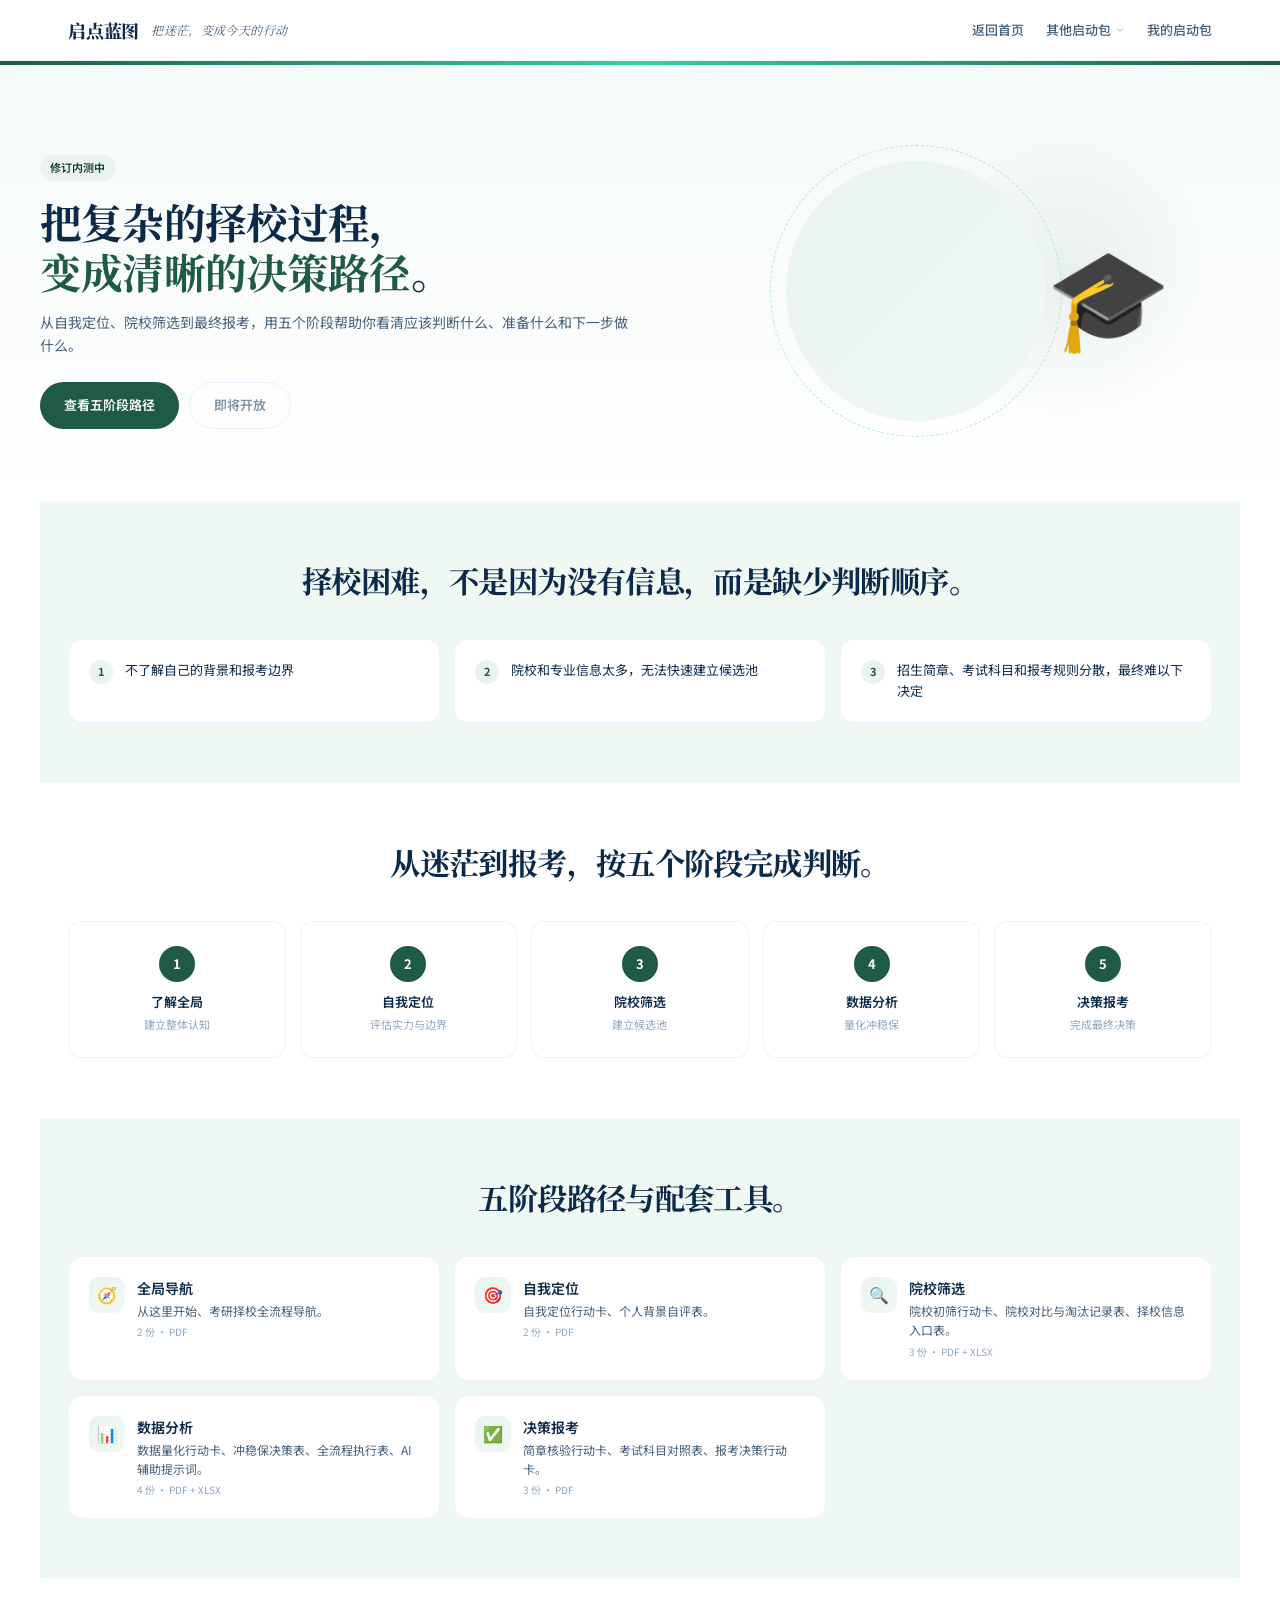
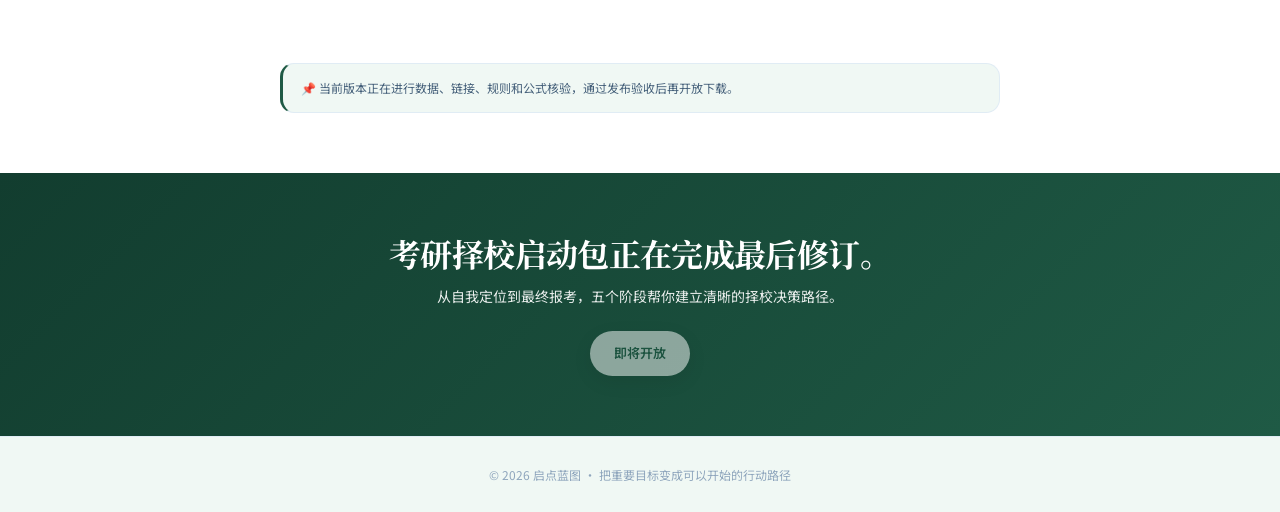
<file: kaoyan.html>
<!DOCTYPE html>
<html lang="zh-CN" data-theme="light">
<head>
<meta charset="UTF-8">
<meta name="viewport" content="width=device-width,initial-scale=1.0">
<title>大学生考研择校启动包 · 启点蓝图</title>
<meta name="description" content="从自我定位、院校筛选到最终报考，用五个阶段帮助考生建立清晰的择校决策路径。">
<link rel="preconnect" href="https://fonts.googleapis.com">
<link rel="preconnect" href="https://fonts.gstatic.com" crossorigin>
<link href="https://fonts.googleapis.com/css2?family=Noto+Serif+SC:wght@400;700;900&family=Noto+Sans+SC:wght@300;400;500;600;700;900&display=swap" rel="stylesheet">
<style>
:root{
  --brand-dark:#123D2F;--brand:#1F5A45;--brand-mid:#2d7a5e;--brand-light:#34d399;
  --brand-soft:#EAF4EF;--brand-fade:#F0F8F4;--brand-mist:#F4FAF7;
  --bg:#ffffff;--bg-soft:#F0F8F4;--bg-card:#ffffff;
  --text:#0B2A4A;--text-secondary:#45607A;--text-tertiary:#8FA6BD;
  --border:rgba(47,107,255,0.08);--border-strong:rgba(47,107,255,0.18);
  --shadow-sm:0 1px 3px rgba(11,42,74,0.06);--shadow-md:0 4px 16px rgba(11,42,74,0.08);
  --shadow-lg:0 12px 40px rgba(11,42,74,0.1);
  --serif:"Noto Serif SC","Source Han Serif SC",serif;
  --sans:"Noto Sans SC",-apple-system,BlinkMacSystemFont,"Segoe UI","PingFang SC","Microsoft YaHei",sans-serif;
}
*{margin:0;padding:0;box-sizing:border-box}
body{font-family:var(--sans);background:var(--bg);color:var(--text);line-height:1.6;-webkit-font-smoothing:antialiased}
a{color:inherit;text-decoration:none}
/* NAV */
.nav{position:sticky;top:0;z-index:100;background:rgba(255,255,255,.85);backdrop-filter:blur(12px);-webkit-backdrop-filter:blur(12px);border-bottom:1px solid var(--border);font-family:var(--sans)}
.nav-inner{max-width:1200px;margin:0 auto;padding:0 28px;display:flex;align-items:center;justify-content:space-between;height:60px;gap:20px}
.nav-brand{display:flex;align-items:center;gap:10px;font-weight:600;font-size:14px;color:var(--text);flex-shrink:0}
.nav-brand img{width:28px;height:28px;border-radius:6px}
.nav-group{display:flex;align-items:center;gap:22px}
.nav-item{font-size:13px;font-weight:500;color:var(--text-secondary);transition:color .2s ease;cursor:pointer;white-space:nowrap}
.nav-item:hover,.nav-item.current{color:var(--brand)}
.nav-dropdown{position:relative;display:inline-flex}
.nav-dropdown-btn{display:inline-flex;align-items:center;gap:4px;font-size:13px;font-weight:500;color:var(--text-secondary);cursor:pointer;transition:color .2s ease;border:none;background:none;font-family:inherit;padding:0}
.nav-dropdown-btn:hover{color:var(--brand)}
.nav-dropdown-btn svg{opacity:.4;transition:transform .2s ease}
.nav-dropdown.open .nav-dropdown-btn svg{transform:rotate(180deg)}
.nav-dropdown-menu{position:absolute;top:calc(100% + 10px);right:0;min-width:260px;background:var(--bg-card);border:1px solid var(--border);border-radius:14px;padding:6px;box-shadow:0 12px 40px rgba(11,42,74,.12),0 2px 8px rgba(11,42,74,.04);opacity:0;pointer-events:none;transform:translateY(-6px) scale(.97);transition:all .2s cubic-bezier(.16,1,.3,1);z-index:1000}
.nav-dropdown.open .nav-dropdown-menu{opacity:1;pointer-events:auto;transform:translateY(0) scale(1)}
.nav-dropdown-item{display:flex;align-items:flex-start;gap:10px;padding:10px 12px;border-radius:10px;cursor:pointer;transition:all .15s ease;color:var(--text)}
.nav-dropdown-item:hover{background:var(--bg-soft)}
.nav-dropdown-icon{width:32px;height:32px;border-radius:8px;display:flex;align-items:center;justify-content:center;font-size:16px;flex-shrink:0;color:#fff}
.nav-dropdown-name{font-size:12px;font-weight:600;color:var(--text);display:flex;align-items:center;gap:6px}
.nav-dropdown-tag{font-size:9px;padding:1px 6px;border-radius:100px;font-weight:600}
.nav-dropdown-tag.sale{background:rgba(47,107,255,.12);color:var(--brand)}
.nav-dropdown-tag.wip{background:rgba(245,158,11,.12);color:#d97706}
.nav-dropdown-desc{font-size:10px;color:var(--text-tertiary);margin-top:1px;line-height:1.4}
/* HERO */
.hero{position:relative;padding:80px 28px 60px;background:linear-gradient(180deg,var(--brand-mist) 0%,var(--bg) 100%);overflow:hidden;min-height:0}
.hero::before{content:"";position:absolute;top:0;left:0;right:0;height:4px;background:linear-gradient(90deg,var(--brand) 0%,var(--brand-light) 50%,var(--brand) 100%)}
.hero::after{content:"";position:absolute;top:15%;right:5%;width:300px;height:300px;background:radial-gradient(circle,rgba(31,90,69,.08),transparent 70%);border-radius:50%;pointer-events:none}
.hero-inner{position:relative;z-index:1;max-width:1200px;margin:0 auto;display:grid;grid-template-columns:1.2fr 1fr;gap:48px;align-items:center}
.hero-text{max-width:600px}
.hero-tag{display:inline-flex;align-items:center;gap:6px;padding:4px 10px;background:var(--brand-soft);color:var(--brand-dark);border-radius:100px;font-size:11px;font-weight:600;margin-bottom:16px}
.hero-title{font-family:var(--serif);font-size:clamp(1.8rem,4vw,2.6rem);font-weight:700;letter-spacing:-0.02em;line-height:1.2;margin-bottom:14px}
.hero-title em{font-style:normal;color:var(--brand)}
.hero-sub{font-size:14px;color:var(--text-secondary);line-height:1.7;margin-bottom:24px}
.hero-actions{display:flex;flex-wrap:wrap;gap:10px}
.hero-btn{display:inline-flex;align-items:center;gap:6px;padding:12px 24px;border-radius:100px;font-size:13px;font-weight:600;cursor:pointer;transition:all .2s ease;border:none;text-decoration:none;font-family:inherit}
.hero-btn.primary{background:var(--brand);color:#fff;box-shadow:0 6px 20px rgba(31,90,69,.25))}
.hero-btn.primary:hover{transform:translateY(-2px);box-shadow:0 10px 24px rgba(31,90,69,.25))}
.hero-btn.secondary{background:transparent;color:var(--text);border:1.5px solid var(--border-strong)}
.hero-btn.secondary:hover{border-color:var(--brand);color:var(--brand);background:var(--brand-fade)}
.hero-btn.disabled{opacity:.5;cursor:not-allowed}
.hero-visual{position:relative;height:300px;display:flex;align-items:center;justify-content:center}
.hero-circle{width:260px;height:260px;border-radius:50%;background:linear-gradient(135deg,var(--brand-soft),var(--brand-fade));position:relative;display:flex;align-items:center;justify-content:center}
.hero-circle::before{content:"";position:absolute;inset:-16px;border:1.5px dashed var(--brand-light);border-radius:50%;opacity:.4;animation:rotate 30s linear infinite}
@keyframes rotate{from{transform:rotate(0)}to{transform:rotate(360deg)}}
.hero-icon{font-size:100px}
/* SECTION */
.section{max-width:1200px;margin:0 auto;padding:60px 28px}
.section.alt{background:var(--bg-soft)}
.section-head{text-align:center;margin-bottom:40px}
.section-head h2{font-family:var(--serif);font-size:clamp(1.4rem,2.8vw,1.9rem);font-weight:700;letter-spacing:-0.02em;line-height:1.25;margin-bottom:10px}
.section-head p{font-size:14px;color:var(--text-secondary);max-width:640px;margin:0 auto;line-height:1.6}
/* PROBLEMS */
.problem-grid{display:grid;grid-template-columns:repeat(3,1fr);gap:14px}
.problem-card{background:var(--bg-card);border:1px solid var(--border);border-radius:14px;padding:20px;display:flex;align-items:flex-start;gap:12px;transition:all .2s ease}
.problem-card:hover{border-color:var(--brand);transform:translateY(-2px);box-shadow:var(--shadow-sm)}
.problem-num{width:24px;height:24px;border-radius:50%;background:var(--brand-soft);color:var(--brand);display:flex;align-items:center;justify-content:center;font-size:11px;font-weight:700;flex-shrink:0}
.problem-text{font-size:13px;color:var(--text);line-height:1.6;flex:1}
/* PATH */
.path-steps{display:grid;grid-template-columns:repeat(4,1fr);gap:14px;position:relative}
.path-steps-5{grid-template-columns:repeat(5,1fr)}
.path-step{text-align:center;padding:24px 12px;background:var(--bg-card);border:1px solid var(--border);border-radius:14px;transition:all .2s ease;position:relative}
.path-step:hover{transform:translateY(-3px);border-color:var(--brand);box-shadow:0 4px 16px rgba(31,90,69,.08)}
.path-step-num{width:36px;height:36px;border-radius:50%;background:var(--brand);color:#fff;display:flex;align-items:center;justify-content:center;font-size:13px;font-weight:700;margin:0 auto 10px;line-height:1}
.path-step-title{font-size:13px;font-weight:600;color:var(--text);margin-bottom:4px}
.path-step-desc{font-size:11px;color:var(--text-tertiary);line-height:1.5}
/* DELIVERABLES */
.deliv-grid{display:grid;grid-template-columns:repeat(auto-fill,minmax(320px,1fr));gap:14px}
.deliv-card{background:var(--bg-card);border:1px solid var(--border);border-radius:14px;padding:20px;transition:all .2s ease;display:flex;flex-direction:column;gap:8px}
.deliv-card:hover{border-color:var(--border-strong);transform:translateY(-2px);box-shadow:var(--shadow-sm)}
.deliv-head{display:flex;align-items:flex-start;gap:12px}
.deliv-icon{width:36px;height:36px;border-radius:10px;background:linear-gradient(135deg,var(--brand-soft),var(--brand-fade));display:flex;align-items:center;justify-content:center;font-size:16px;flex-shrink:0}
.deliv-info{flex:1;min-width:0}
.deliv-title{font-size:14px;font-weight:600;color:var(--text)}
.deliv-desc{font-size:12px;color:var(--text-secondary);margin-top:2px;line-height:1.6}
.deliv-meta{font-size:10px;color:var(--text-tertiary);margin-top:4px}
.deliv-btn{font-size:10px;padding:4px 10px;border:1px solid var(--border);border-radius:100px;color:var(--text-secondary);background:transparent;cursor:default;transition:all .2s ease;align-self:flex-start;margin-top:4px;font-weight:500}
.deliv-btn.active{background:var(--brand);color:#fff;border-color:var(--brand);cursor:pointer}
.deliv-btn.active:hover{background:var(--brand-mid)}
.deliv-btn.disabled{opacity:.5;cursor:not-allowed}
/* NOTE */
.note-box{max-width:720px;margin:24px auto 0;background:var(--brand-fade);border:1px solid var(--border);border-radius:14px;padding:14px 18px;font-size:12px;color:var(--text-secondary);line-height:1.6;border-left:3px solid var(--brand)}
/* FINAL */
.final{background:linear-gradient(135deg,var(--brand-dark) 0%,var(--brand) 100%);padding:60px 28px;text-align:center;color:#fff;position:relative;overflow:hidden}
.final-inner{position:relative;z-index:1;max-width:640px;margin:0 auto}
.final h2{font-family:var(--serif);font-size:clamp(1.5rem,3vw,2rem);font-weight:700;letter-spacing:-0.02em;line-height:1.25;margin-bottom:12px}
.final p{font-size:14px;opacity:.9;margin-bottom:24px;line-height:1.6}
.final-actions{display:flex;gap:12px;justify-content:center;flex-wrap:wrap}
.final-btn{display:inline-flex;align-items:center;gap:6px;padding:12px 24px;border-radius:100px;font-size:13px;font-weight:600;cursor:pointer;transition:all .2s ease;border:none;text-decoration:none;font-family:inherit}
.final-btn.primary{background:#fff;color:var(--brand);box-shadow:0 6px 20px rgba(0,0,0,.15)}
.final-btn.primary:hover{transform:translateY(-2px);box-shadow:0 10px 24px rgba(0,0,0,.2)}
.final-btn.secondary{background:rgba(255,255,255,.15);color:#fff;border:1px solid rgba(255,255,255,.25)}
.final-btn.secondary:hover{background:rgba(255,255,255,.25)}
.final-btn.disabled{opacity:.5;cursor:not-allowed}
/* FOOTER */
.footer{border-top:1px solid var(--border);padding:28px;text-align:center;font-size:12px;color:var(--text-tertiary);background:var(--bg-soft)}
@media(max-width:900px){
  .hero-inner{grid-template-columns:1fr;gap:24px}
  .hero-visual{height:200px}
  .hero-circle{width:180px;height:180px}
  .hero-icon{font-size:72px}
  .problem-grid{grid-template-columns:1fr}
  .path-steps{grid-template-columns:1fr 1fr}
  .path-steps-5{grid-template-columns:repeat(5,1fr)}
  .deliv-grid{grid-template-columns:1fr}
}
</style>
<script src="https://beacon.cdn.qq.com/sdk/4.5.9/beacon_web.min.js"></script>
<script>
(function(){
  try{
    var beacon=new BeaconAction({
      appkey:'0WEB06U85YBSLJNL',
      versionCode:'1.0.0',
      channelID:'share',
      delay:1000,
      sessionDuration:30*60*1000,
      isOversea:false,
      needReportRqdEvent:false
    });
    beacon.onDirectUserAction('preview_page_view',{
      'url':location.href,
      'referrer':document.referrer,
      'title':document.title,
      'sandbox_id':'bb320abbd7e444729e0451e3ef00ce0b'
    });
  }catch(e){}
})();
</script></head>
<body>

<!-- NAV -->
<nav class="nav">
  <div class="nav-inner">
    <a href="index.html" class="nav-brand" style="text-decoration:none">
      <span style="font-weight:800;color:var(--text);font-family:var(--serif);font-size:18px;letter-spacing:-.01em">启点蓝图</span>
      <span style="font-size:12px;font-weight:400;font-family:'KaiTi','STKaiti','Noto Serif SC',serif;font-style:italic;letter-spacing:.03em;color:var(--text-secondary);margin-left:2px">把迷茫，变成今天的行动</span>
    </a>
    <div class="nav-group">
      <a href="index.html" class="nav-item">返回首页</a>
      <div class="nav-dropdown" id="otherPkg">
        <button class="nav-dropdown-btn" onclick="toggleDropdown(event)">其他启动包 <svg width="10" height="10" viewBox="0 0 24 24" fill="none" stroke="currentColor" stroke-width="2.5" stroke-linecap="round" stroke-linejoin="round"><polyline points="6 9 12 15 18 9"/></svg></button>
        <div class="nav-dropdown-menu" id="otherPkgMenu">
          <a href="zhaopin.html" class="nav-dropdown-item">
            <div class="nav-dropdown-icon" style="background:linear-gradient(135deg,#E87524,#f59e0b)">🏢</div>
            <div><div class="nav-dropdown-name">央企求职启动包 <span class="nav-dropdown-tag sale">可售</span></div><div class="nav-dropdown-desc">7 天完成首批投递</div></div>
          </a>
          <a href="kaoyan.html" class="nav-dropdown-item">
            <div class="nav-dropdown-icon" style="background:linear-gradient(135deg,#1F5A45,#34d399)">🎓</div>
            <div><div class="nav-dropdown-name">考研择校启动包 <span class="nav-dropdown-tag wip">内测中</span></div><div class="nav-dropdown-desc">五阶段择校决策路径</div></div>
          </a>
          <a href="chuangye.html" class="nav-dropdown-item">
            <div class="nav-dropdown-icon" style="background:linear-gradient(135deg,#5b21b6,#a78bfa)">🚀</div>
            <div><div class="nav-dropdown-name">创业者启动包 <span class="nav-dropdown-tag soon">规划中</span></div><div class="nav-dropdown-desc">为互联网创业者打造</div></div>
          </a>
        </div>
      </div>
      <a href="javascript:void(0)" class="nav-item" onclick="goToMySpace()">我的启动包</a>
    </div>
  </div>
</nav>

<section class="hero">
  <div class="hero-inner">
    <div class="hero-text">
      <div class="hero-tag">修订内测中</div>
      <h1 class="hero-title">把复杂的择校过程，<br><em>变成清晰的决策路径</em>。</h1>
      <p class="hero-sub">从自我定位、院校筛选到最终报考，用五个阶段帮助你看清应该判断什么、准备什么和下一步做什么。</p>
      <div class="hero-actions">
        <a href="#path" class="hero-btn primary">查看五阶段路径</a>
        <span class="hero-btn secondary disabled">即将开放</span>
      </div>
    </div>
    <div class="hero-visual">
      <div class="hero-circle"></div>
      <div class="hero-icon">🎓</div>
    </div>
  </div>
</section>

<section class="section alt" id="problems">
  <div class="section-head">
    <h2>择校困难，不是因为没有信息，而是缺少判断顺序。</h2>
  </div>
  <div class="problem-grid">
    <div class="problem-card"><span class="problem-num">1</span><span class="problem-text">不了解自己的背景和报考边界</span></div>
    <div class="problem-card"><span class="problem-num">2</span><span class="problem-text">院校和专业信息太多，无法快速建立候选池</span></div>
    <div class="problem-card"><span class="problem-num">3</span><span class="problem-text">招生简章、考试科目和报考规则分散，最终难以下决定</span></div>
  </div>
</section>

<section class="section" id="path">
  <div class="section-head">
    <h2>从迷茫到报考，按五个阶段完成判断。</h2>
  </div>
  <div class="path-steps path-steps-5">
    <div class="path-step"><div class="path-step-num">1</div><div class="path-step-title">了解全局</div><div class="path-step-desc">建立整体认知</div></div>
    <div class="path-step"><div class="path-step-num">2</div><div class="path-step-title">自我定位</div><div class="path-step-desc">评估实力与边界</div></div>
    <div class="path-step"><div class="path-step-num">3</div><div class="path-step-title">院校筛选</div><div class="path-step-desc">建立候选池</div></div>
    <div class="path-step"><div class="path-step-num">4</div><div class="path-step-title">数据分析</div><div class="path-step-desc">量化冲稳保</div></div>
    <div class="path-step"><div class="path-step-num">5</div><div class="path-step-title">决策报考</div><div class="path-step-desc">完成最终决策</div></div>
  </div>
</section>

<section class="section alt" id="deliverables">
  <div class="section-head">
    <h2>五阶段路径与配套工具。</h2>
  </div>
  <div class="deliv-grid">
    <div class="deliv-card"><div class="deliv-head"><div class="deliv-icon">🧭</div><div class="deliv-info"><div class="deliv-title">全局导航</div><div class="deliv-desc">从这里开始、考研择校全流程导航。</div><div class="deliv-meta">2 份 · PDF</div></div></div></div>
    <div class="deliv-card"><div class="deliv-head"><div class="deliv-icon">🎯</div><div class="deliv-info"><div class="deliv-title">自我定位</div><div class="deliv-desc">自我定位行动卡、个人背景自评表。</div><div class="deliv-meta">2 份 · PDF</div></div></div></div>
    <div class="deliv-card"><div class="deliv-head"><div class="deliv-icon">🔍</div><div class="deliv-info"><div class="deliv-title">院校筛选</div><div class="deliv-desc">院校初筛行动卡、院校对比与淘汰记录表、择校信息入口表。</div><div class="deliv-meta">3 份 · PDF + XLSX</div></div></div></div>
    <div class="deliv-card"><div class="deliv-head"><div class="deliv-icon">📊</div><div class="deliv-info"><div class="deliv-title">数据分析</div><div class="deliv-desc">数据量化行动卡、冲稳保决策表、全流程执行表、AI 辅助提示词。</div><div class="deliv-meta">4 份 · PDF + XLSX</div></div></div></div>
    <div class="deliv-card"><div class="deliv-head"><div class="deliv-icon">✅</div><div class="deliv-info"><div class="deliv-title">决策报考</div><div class="deliv-desc">简章核验行动卡、考试科目对照表、报考决策行动卡。</div><div class="deliv-meta">3 份 · PDF</div></div></div></div>
  </div>
</section>

<section class="section">
  <div class="note-box">📌 当前版本正在进行数据、链接、规则和公式核验，通过发布验收后再开放下载。</div>
</section>

<section class="final">
  <div class="final-inner">
    <h2>考研择校启动包正在完成最后修订。</h2>
    <p>从自我定位到最终报考，五个阶段帮你建立清晰的择校决策路径。</p>
    <div class="final-actions">
      <span class="final-btn primary disabled">即将开放</span>
    </div>
  </div>
</section>

<footer class="footer">
  <p>© 2026 启点蓝图 · 把重要目标变成可以开始的行动路径</p>
</footer>

<script>
function toggleDropdown(e){e&&e.stopPropagation();document.getElementById('otherPkg').classList.toggle('open')}
document.addEventListener('click',function(){var d=document.getElementById('otherPkg');if(d)d.classList.remove('open')});
function goToMySpace(){window.location.href='index.html?ws=1';}

</script>
</body>
</html>
</file>
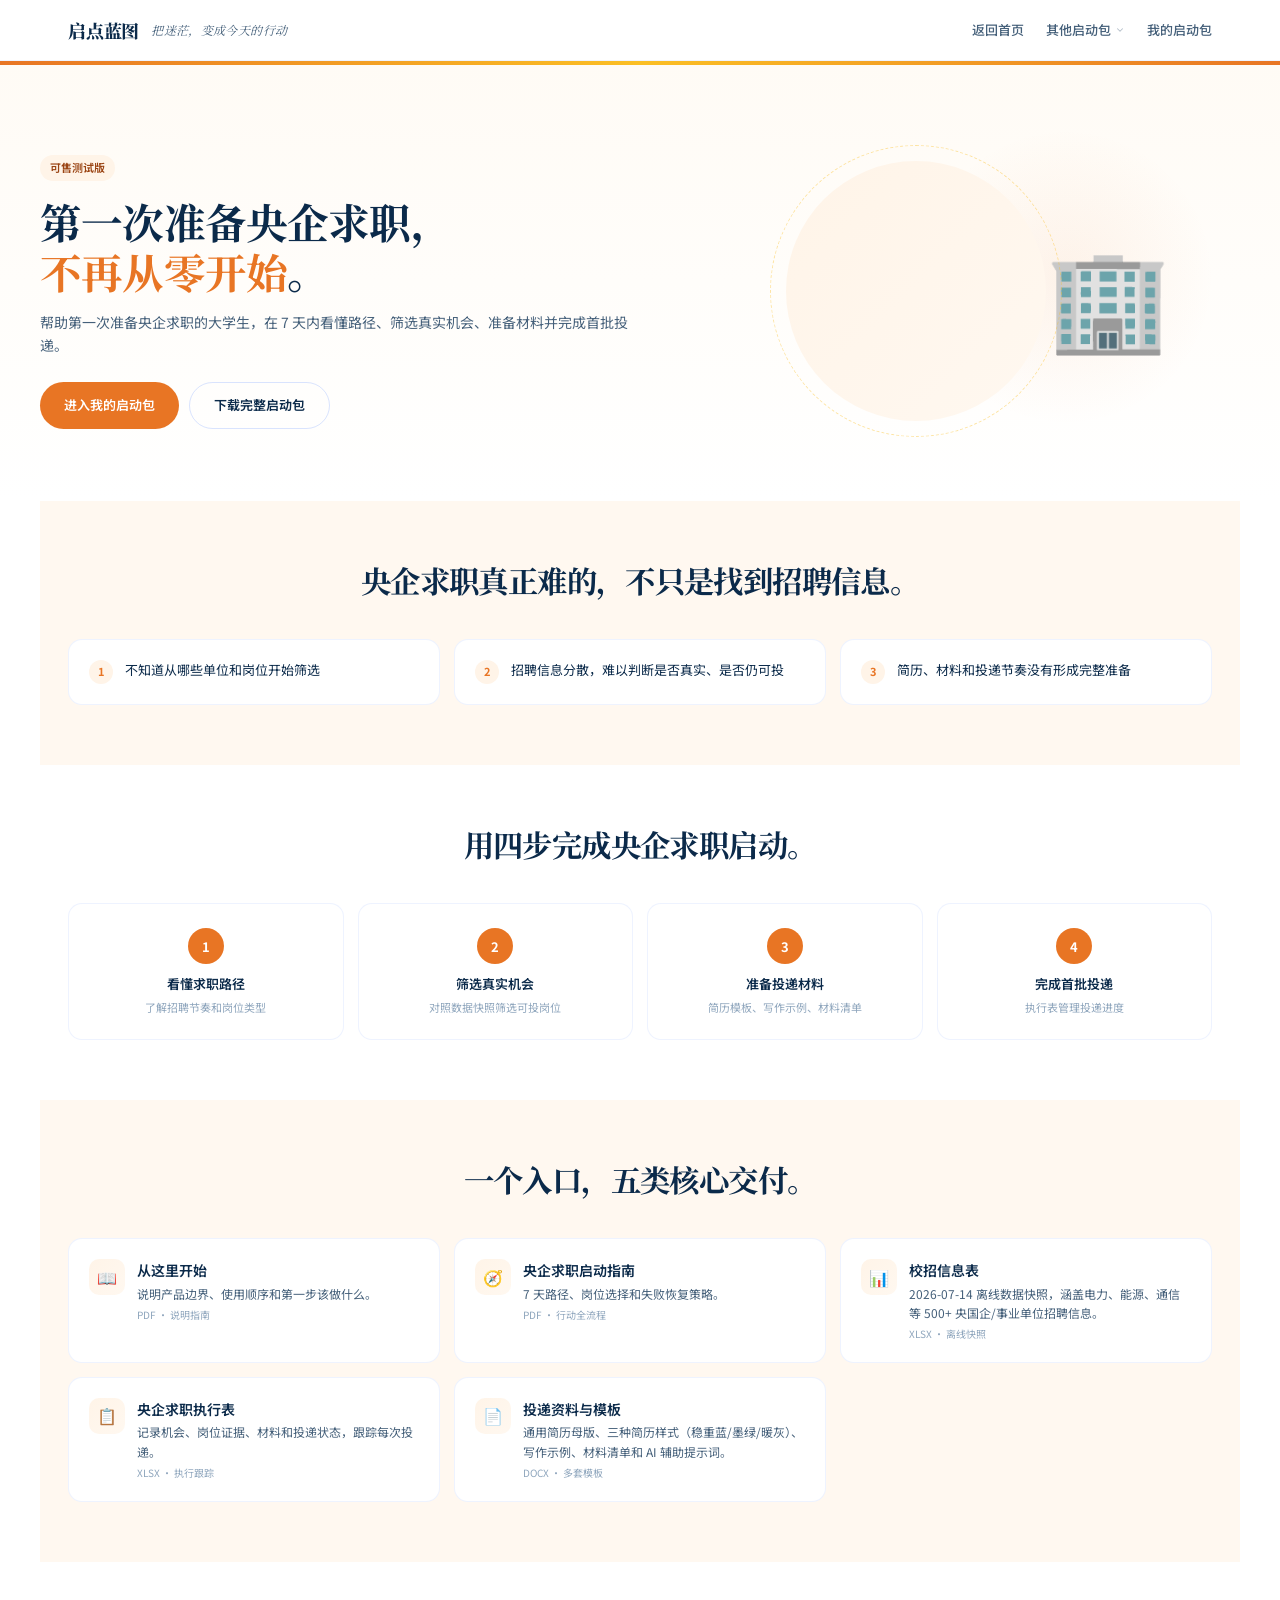
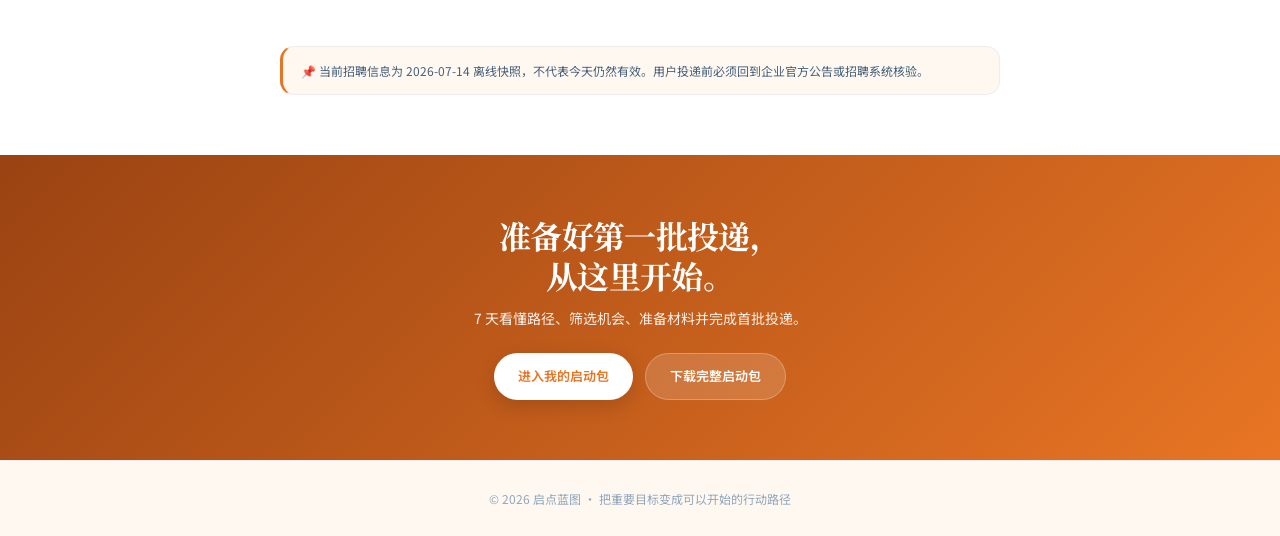
<file: zhaopin.html>
<!DOCTYPE html>
<html lang="zh-CN" data-theme="light">
<head>
<meta charset="UTF-8">
<meta name="viewport" content="width=device-width,initial-scale=1.0">
<title>大学生央企求职启动包 · 启点蓝图</title>
<meta name="description" content="帮助第一次准备央企求职的大学生，在7天内看懂路径、筛选真实机会、准备材料并完成首批投递。">
<link rel="preconnect" href="https://fonts.googleapis.com">
<link rel="preconnect" href="https://fonts.gstatic.com" crossorigin>
<link href="https://fonts.googleapis.com/css2?family=Noto+Serif+SC:wght@400;700;900&family=Noto+Sans+SC:wght@300;400;500;600;700;900&display=swap" rel="stylesheet">
<style>
:root{
  --brand-dark:#9A4312;--brand:#E87524;--brand-mid:#f59e0b;--brand-light:#fbbf24;
  --brand-soft:#FFF4E8;--brand-fade:#FFF8F0;--brand-mist:#FFFBF5;
  --bg:#ffffff;--bg-soft:#FFF8F0;--bg-card:#ffffff;
  --text:#0B2A4A;--text-secondary:#45607A;--text-tertiary:#8FA6BD;
  --border:rgba(47,107,255,0.08);--border-strong:rgba(47,107,255,0.18);
  --shadow-sm:0 1px 3px rgba(11,42,74,0.06);--shadow-md:0 4px 16px rgba(11,42,74,0.08);
  --shadow-lg:0 12px 40px rgba(11,42,74,0.1);
  --serif:"Noto Serif SC","Source Han Serif SC",serif;
  --sans:"Noto Sans SC",-apple-system,BlinkMacSystemFont,"Segoe UI","PingFang SC","Microsoft YaHei",sans-serif;
}
*{margin:0;padding:0;box-sizing:border-box}
body{font-family:var(--sans);background:var(--bg);color:var(--text);line-height:1.6;-webkit-font-smoothing:antialiased}
a{color:inherit;text-decoration:none}
/* NAV */
.nav{position:sticky;top:0;z-index:100;background:rgba(255,255,255,.85);backdrop-filter:blur(12px);-webkit-backdrop-filter:blur(12px);border-bottom:1px solid var(--border);font-family:var(--sans)}
.nav-inner{max-width:1200px;margin:0 auto;padding:0 28px;display:flex;align-items:center;justify-content:space-between;height:60px;gap:20px}
.nav-brand{display:flex;align-items:center;gap:10px;font-weight:600;font-size:14px;color:var(--text);flex-shrink:0}
.nav-brand img{width:28px;height:28px;border-radius:6px}
.nav-group{display:flex;align-items:center;gap:22px}
.nav-item{font-size:13px;font-weight:500;color:var(--text-secondary);transition:color .2s ease;cursor:pointer;white-space:nowrap}
.nav-item:hover,.nav-item.current{color:var(--brand)}
.nav-dropdown{position:relative;display:inline-flex}
.nav-dropdown-btn{display:inline-flex;align-items:center;gap:4px;font-size:13px;font-weight:500;color:var(--text-secondary);cursor:pointer;transition:color .2s ease;border:none;background:none;font-family:inherit;padding:0}
.nav-dropdown-btn:hover{color:var(--brand)}
.nav-dropdown-btn svg{opacity:.4;transition:transform .2s ease}
.nav-dropdown.open .nav-dropdown-btn svg{transform:rotate(180deg)}
.nav-dropdown-menu{position:absolute;top:calc(100% + 10px);right:0;min-width:260px;background:var(--bg-card);border:1px solid var(--border);border-radius:14px;padding:6px;box-shadow:0 12px 40px rgba(11,42,74,.12),0 2px 8px rgba(11,42,74,.04);opacity:0;pointer-events:none;transform:translateY(-6px) scale(.97);transition:all .2s cubic-bezier(.16,1,.3,1);z-index:1000}
.nav-dropdown.open .nav-dropdown-menu{opacity:1;pointer-events:auto;transform:translateY(0) scale(1)}
.nav-dropdown-item{display:flex;align-items:flex-start;gap:10px;padding:10px 12px;border-radius:10px;cursor:pointer;transition:all .15s ease;color:var(--text)}
.nav-dropdown-item:hover{background:var(--bg-soft)}
.nav-dropdown-icon{width:32px;height:32px;border-radius:8px;display:flex;align-items:center;justify-content:center;font-size:16px;flex-shrink:0;color:#fff}
.nav-dropdown-name{font-size:12px;font-weight:600;color:var(--text);display:flex;align-items:center;gap:6px}
.nav-dropdown-tag{font-size:9px;padding:1px 6px;border-radius:100px;font-weight:600}
.nav-dropdown-tag.sale{background:rgba(47,107,255,.12);color:var(--brand)}
.nav-dropdown-tag.wip{background:rgba(245,158,11,.12);color:#d97706}
.nav-dropdown-desc{font-size:10px;color:var(--text-tertiary);margin-top:1px;line-height:1.4}
/* HERO */
.hero{position:relative;padding:80px 28px 60px;background:linear-gradient(180deg,var(--brand-mist) 0%,var(--bg) 100%);overflow:hidden;min-height:0}
.hero::before{content:"";position:absolute;top:0;left:0;right:0;height:4px;background:linear-gradient(90deg,var(--brand) 0%,var(--brand-light) 50%,var(--brand) 100%)}
.hero::after{content:"";position:absolute;top:15%;right:5%;width:300px;height:300px;background:radial-gradient(circle,rgba(232,117,36,.08),transparent 70%);border-radius:50%;pointer-events:none}
.hero-inner{position:relative;z-index:1;max-width:1200px;margin:0 auto;display:grid;grid-template-columns:1.2fr 1fr;gap:48px;align-items:center}
.hero-text{max-width:600px}
.hero-tag{display:inline-flex;align-items:center;gap:6px;padding:4px 10px;background:var(--brand-soft);color:var(--brand-dark);border-radius:100px;font-size:11px;font-weight:600;margin-bottom:16px}
.hero-title{font-family:var(--serif);font-size:clamp(1.8rem,4vw,2.6rem);font-weight:700;letter-spacing:-0.02em;line-height:1.2;margin-bottom:14px}
.hero-title em{font-style:normal;color:var(--brand)}
.hero-sub{font-size:14px;color:var(--text-secondary);line-height:1.7;margin-bottom:24px}
.hero-actions{display:flex;flex-wrap:wrap;gap:10px}
.hero-btn{display:inline-flex;align-items:center;gap:6px;padding:12px 24px;border-radius:100px;font-size:13px;font-weight:600;cursor:pointer;transition:all .2s ease;border:none;text-decoration:none;font-family:inherit}
.hero-btn.primary{background:var(--brand);color:#fff;box-shadow:0 6px 20px rgba(232,117,36,.25))}
.hero-btn.primary:hover{transform:translateY(-2px);box-shadow:0 10px 24px rgba(232,117,36,.25))}
.hero-btn.secondary{background:transparent;color:var(--text);border:1.5px solid var(--border-strong)}
.hero-btn.secondary:hover{border-color:var(--brand);color:var(--brand);background:var(--brand-fade)}
.hero-btn.disabled{opacity:.5;cursor:not-allowed}
.hero-visual{position:relative;height:300px;display:flex;align-items:center;justify-content:center}
.hero-circle{width:260px;height:260px;border-radius:50%;background:linear-gradient(135deg,var(--brand-soft),var(--brand-fade));position:relative;display:flex;align-items:center;justify-content:center}
.hero-circle::before{content:"";position:absolute;inset:-16px;border:1.5px dashed var(--brand-light);border-radius:50%;opacity:.4;animation:rotate 30s linear infinite}
@keyframes rotate{from{transform:rotate(0)}to{transform:rotate(360deg)}}
.hero-icon{font-size:100px}
/* SECTION */
.section{max-width:1200px;margin:0 auto;padding:60px 28px}
.section.alt{background:var(--bg-soft)}
.section-head{text-align:center;margin-bottom:40px}
.section-head h2{font-family:var(--serif);font-size:clamp(1.4rem,2.8vw,1.9rem);font-weight:700;letter-spacing:-0.02em;line-height:1.25;margin-bottom:10px}
.section-head p{font-size:14px;color:var(--text-secondary);max-width:640px;margin:0 auto;line-height:1.6}
/* PROBLEMS */
.problem-grid{display:grid;grid-template-columns:repeat(3,1fr);gap:14px}
.problem-card{background:var(--bg-card);border:1px solid var(--border);border-radius:14px;padding:20px;display:flex;align-items:flex-start;gap:12px;transition:all .2s ease}
.problem-card:hover{border-color:var(--brand);transform:translateY(-2px);box-shadow:var(--shadow-sm)}
.problem-num{width:24px;height:24px;border-radius:50%;background:var(--brand-soft);color:var(--brand);display:flex;align-items:center;justify-content:center;font-size:11px;font-weight:700;flex-shrink:0}
.problem-text{font-size:13px;color:var(--text);line-height:1.6;flex:1}
/* PATH */
.path-steps{display:grid;grid-template-columns:repeat(4,1fr);gap:14px;position:relative}
.path-steps-5{grid-template-columns:repeat(5,1fr)}
.path-step{text-align:center;padding:24px 12px;background:var(--bg-card);border:1px solid var(--border);border-radius:14px;transition:all .2s ease;position:relative}
.path-step:hover{transform:translateY(-3px);border-color:var(--brand);box-shadow:0 4px 16px rgba(232,117,36,.08)}
.path-step-num{width:36px;height:36px;border-radius:50%;background:var(--brand);color:#fff;display:flex;align-items:center;justify-content:center;font-size:13px;font-weight:700;margin:0 auto 10px;line-height:1}
.path-step-title{font-size:13px;font-weight:600;color:var(--text);margin-bottom:4px}
.path-step-desc{font-size:11px;color:var(--text-tertiary);line-height:1.5}
/* DELIVERABLES */
.deliv-grid{display:grid;grid-template-columns:repeat(auto-fill,minmax(320px,1fr));gap:14px}
.deliv-card{background:var(--bg-card);border:1px solid var(--border);border-radius:14px;padding:20px;transition:all .2s ease;display:flex;flex-direction:column;gap:8px}
.deliv-card:hover{border-color:var(--border-strong);transform:translateY(-2px);box-shadow:var(--shadow-sm)}
.deliv-head{display:flex;align-items:flex-start;gap:12px}
.deliv-icon{width:36px;height:36px;border-radius:10px;background:linear-gradient(135deg,var(--brand-soft),var(--brand-fade));display:flex;align-items:center;justify-content:center;font-size:16px;flex-shrink:0}
.deliv-info{flex:1;min-width:0}
.deliv-title{font-size:14px;font-weight:600;color:var(--text)}
.deliv-desc{font-size:12px;color:var(--text-secondary);margin-top:2px;line-height:1.6}
.deliv-meta{font-size:10px;color:var(--text-tertiary);margin-top:4px}
.deliv-btn{font-size:10px;padding:4px 10px;border:1px solid var(--border);border-radius:100px;color:var(--text-secondary);background:transparent;cursor:default;transition:all .2s ease;align-self:flex-start;margin-top:4px;font-weight:500}
.deliv-btn.active{background:var(--brand);color:#fff;border-color:var(--brand);cursor:pointer}
.deliv-btn.active:hover{background:var(--brand-mid)}
.deliv-btn.disabled{opacity:.5;cursor:not-allowed}
/* NOTE */
.note-box{max-width:720px;margin:24px auto 0;background:var(--brand-fade);border:1px solid var(--border);border-radius:14px;padding:14px 18px;font-size:12px;color:var(--text-secondary);line-height:1.6;border-left:3px solid var(--brand)}
/* FINAL */
.final{background:linear-gradient(135deg,var(--brand-dark) 0%,var(--brand) 100%);padding:60px 28px;text-align:center;color:#fff;position:relative;overflow:hidden}
.final-inner{position:relative;z-index:1;max-width:640px;margin:0 auto}
.final h2{font-family:var(--serif);font-size:clamp(1.5rem,3vw,2rem);font-weight:700;letter-spacing:-0.02em;line-height:1.25;margin-bottom:12px}
.final p{font-size:14px;opacity:.9;margin-bottom:24px;line-height:1.6}
.final-actions{display:flex;gap:12px;justify-content:center;flex-wrap:wrap}
.final-btn{display:inline-flex;align-items:center;gap:6px;padding:12px 24px;border-radius:100px;font-size:13px;font-weight:600;cursor:pointer;transition:all .2s ease;border:none;text-decoration:none;font-family:inherit}
.final-btn.primary{background:#fff;color:var(--brand);box-shadow:0 6px 20px rgba(0,0,0,.15)}
.final-btn.primary:hover{transform:translateY(-2px);box-shadow:0 10px 24px rgba(0,0,0,.2)}
.final-btn.secondary{background:rgba(255,255,255,.15);color:#fff;border:1px solid rgba(255,255,255,.25)}
.final-btn.secondary:hover{background:rgba(255,255,255,.25)}
.final-btn.disabled{opacity:.5;cursor:not-allowed}
/* FOOTER */
.footer{border-top:1px solid var(--border);padding:28px;text-align:center;font-size:12px;color:var(--text-tertiary);background:var(--bg-soft)}
@media(max-width:900px){
  .hero-inner{grid-template-columns:1fr;gap:24px}
  .hero-visual{height:200px}
  .hero-circle{width:180px;height:180px}
  .hero-icon{font-size:72px}
  .problem-grid{grid-template-columns:1fr}
  .path-steps{grid-template-columns:1fr 1fr}
  .path-steps-5{grid-template-columns:repeat(5,1fr)}
  .deliv-grid{grid-template-columns:1fr}
}
</style>
<script src="https://beacon.cdn.qq.com/sdk/4.5.9/beacon_web.min.js"></script>
<script>
(function(){
  try{
    var beacon=new BeaconAction({
      appkey:'0WEB06U85YBSLJNL',
      versionCode:'1.0.0',
      channelID:'share',
      delay:1000,
      sessionDuration:30*60*1000,
      isOversea:false,
      needReportRqdEvent:false
    });
    beacon.onDirectUserAction('preview_page_view',{
      'url':location.href,
      'referrer':document.referrer,
      'title':document.title,
      'sandbox_id':'bb320abbd7e444729e0451e3ef00ce0b'
    });
  }catch(e){}
})();
</script></head>
<body>

<!-- NAV -->
<nav class="nav">
  <div class="nav-inner">
    <a href="index.html" class="nav-brand" style="text-decoration:none">
      <span style="font-weight:800;color:var(--text);font-family:var(--serif);font-size:18px;letter-spacing:-.01em">启点蓝图</span>
      <span style="font-size:12px;font-weight:400;font-family:'KaiTi','STKaiti','Noto Serif SC',serif;font-style:italic;letter-spacing:.03em;color:var(--text-secondary);margin-left:2px">把迷茫，变成今天的行动</span>
    </a>
    <div class="nav-group">
      <a href="index.html" class="nav-item">返回首页</a>
      <div class="nav-dropdown" id="otherPkg">
        <button class="nav-dropdown-btn" onclick="toggleDropdown(event)">其他启动包 <svg width="10" height="10" viewBox="0 0 24 24" fill="none" stroke="currentColor" stroke-width="2.5" stroke-linecap="round" stroke-linejoin="round"><polyline points="6 9 12 15 18 9"/></svg></button>
        <div class="nav-dropdown-menu" id="otherPkgMenu">
          <a href="zhaopin.html" class="nav-dropdown-item">
            <div class="nav-dropdown-icon" style="background:linear-gradient(135deg,#E87524,#f59e0b)">🏢</div>
            <div><div class="nav-dropdown-name">央企求职启动包 <span class="nav-dropdown-tag sale">可售</span></div><div class="nav-dropdown-desc">7 天完成首批投递</div></div>
          </a>
          <a href="kaoyan.html" class="nav-dropdown-item">
            <div class="nav-dropdown-icon" style="background:linear-gradient(135deg,#1F5A45,#34d399)">🎓</div>
            <div><div class="nav-dropdown-name">考研择校启动包 <span class="nav-dropdown-tag wip">内测中</span></div><div class="nav-dropdown-desc">五阶段择校决策路径</div></div>
          </a>
          <a href="chuangye.html" class="nav-dropdown-item">
            <div class="nav-dropdown-icon" style="background:linear-gradient(135deg,#5b21b6,#a78bfa)">🚀</div>
            <div><div class="nav-dropdown-name">创业者启动包 <span class="nav-dropdown-tag soon">规划中</span></div><div class="nav-dropdown-desc">为互联网创业者打造</div></div>
          </a>
        </div>
      </div>
      <a href="javascript:void(0)" class="nav-item" onclick="goToMySpace()">我的启动包</a>
    </div>
  </div>
</nav>

<section class="hero">
  <div class="hero-inner">
    <div class="hero-text">
      <div class="hero-tag">可售测试版</div>
      <h1 class="hero-title">第一次准备央企求职，<br><em>不再从零开始</em>。</h1>
      <p class="hero-sub">帮助第一次准备央企求职的大学生，在 7 天内看懂路径、筛选真实机会、准备材料并完成首批投递。</p>
      <div class="hero-actions">
        <a href="javascript:void(0)" class="hero-btn primary" onclick="goToMySpace()">进入我的启动包</a>
        <a href="javascript:void(0)" class="hero-btn secondary" onclick="goToMySpace()">下载完整启动包</a>
      </div>
    </div>
    <div class="hero-visual">
      <div class="hero-circle"></div>
      <div class="hero-icon">🏢</div>
    </div>
  </div>
</section>

<section class="section alt" id="problems">
  <div class="section-head">
    <h2>央企求职真正难的，不只是找到招聘信息。</h2>
  </div>
  <div class="problem-grid">
    <div class="problem-card"><span class="problem-num">1</span><span class="problem-text">不知道从哪些单位和岗位开始筛选</span></div>
    <div class="problem-card"><span class="problem-num">2</span><span class="problem-text">招聘信息分散，难以判断是否真实、是否仍可投</span></div>
    <div class="problem-card"><span class="problem-num">3</span><span class="problem-text">简历、材料和投递节奏没有形成完整准备</span></div>
  </div>
</section>

<section class="section" id="path">
  <div class="section-head">
    <h2>用四步完成央企求职启动。</h2>
  </div>
  <div class="path-steps">
    <div class="path-step"><div class="path-step-num">1</div><div class="path-step-title">看懂求职路径</div><div class="path-step-desc">了解招聘节奏和岗位类型</div></div>
    <div class="path-step"><div class="path-step-num">2</div><div class="path-step-title">筛选真实机会</div><div class="path-step-desc">对照数据快照筛选可投岗位</div></div>
    <div class="path-step"><div class="path-step-num">3</div><div class="path-step-title">准备投递材料</div><div class="path-step-desc">简历模板、写作示例、材料清单</div></div>
    <div class="path-step"><div class="path-step-num">4</div><div class="path-step-title">完成首批投递</div><div class="path-step-desc">执行表管理投递进度</div></div>
  </div>
</section>

<section class="section alt" id="deliverables">
  <div class="section-head">
    <h2>一个入口，五类核心交付。</h2>
  </div>
  <div class="deliv-grid">
    <div class="deliv-card"><div class="deliv-head"><div class="deliv-icon">📖</div><div class="deliv-info"><div class="deliv-title">从这里开始</div><div class="deliv-desc">说明产品边界、使用顺序和第一步该做什么。</div><div class="deliv-meta">PDF · 说明指南</div></div></div></div>
    <div class="deliv-card"><div class="deliv-head"><div class="deliv-icon">🧭</div><div class="deliv-info"><div class="deliv-title">央企求职启动指南</div><div class="deliv-desc">7 天路径、岗位选择和失败恢复策略。</div><div class="deliv-meta">PDF · 行动全流程</div></div></div></div>
    <div class="deliv-card"><div class="deliv-head"><div class="deliv-icon">📊</div><div class="deliv-info"><div class="deliv-title">校招信息表</div><div class="deliv-desc">2026-07-14 离线数据快照，涵盖电力、能源、通信等 500+ 央国企/事业单位招聘信息。</div><div class="deliv-meta">XLSX · 离线快照</div></div></div></div>
    <div class="deliv-card"><div class="deliv-head"><div class="deliv-icon">📋</div><div class="deliv-info"><div class="deliv-title">央企求职执行表</div><div class="deliv-desc">记录机会、岗位证据、材料和投递状态，跟踪每次投递。</div><div class="deliv-meta">XLSX · 执行跟踪</div></div></div></div>
    <div class="deliv-card"><div class="deliv-head"><div class="deliv-icon">📄</div><div class="deliv-info"><div class="deliv-title">投递资料与模板</div><div class="deliv-desc">通用简历母版、三种简历样式（稳重蓝/墨绿/暖灰）、写作示例、材料清单和 AI 辅助提示词。</div><div class="deliv-meta">DOCX · 多套模板</div></div></div></div>
  </div>
</section>

<section class="section">
  <div class="note-box">📌 当前招聘信息为 2026-07-14 离线快照，不代表今天仍然有效。用户投递前必须回到企业官方公告或招聘系统核验。</div>
</section>

<section class="final">
  <div class="final-inner">
    <h2>准备好第一批投递，<br>从这里开始。</h2>
    <p>7 天看懂路径、筛选机会、准备材料并完成首批投递。</p>
    <div class="final-actions">
      <a href="javascript:void(0)" class="final-btn primary" onclick="goToMySpace()">进入我的启动包</a>
      <a href="javascript:void(0)" class="final-btn secondary" onclick="goToMySpace()">下载完整启动包</a>
    </div>
  </div>
</section>

<footer class="footer">
  <p>© 2026 启点蓝图 · 把重要目标变成可以开始的行动路径</p>
</footer>

<script>
function toggleDropdown(e){e&&e.stopPropagation();document.getElementById('otherPkg').classList.toggle('open')}
document.addEventListener('click',function(){var d=document.getElementById('otherPkg');if(d)d.classList.remove('open')});
function goToMySpace(){window.location.href='index.html?ws=1';}

</script>
</body>
</html>
</file>
